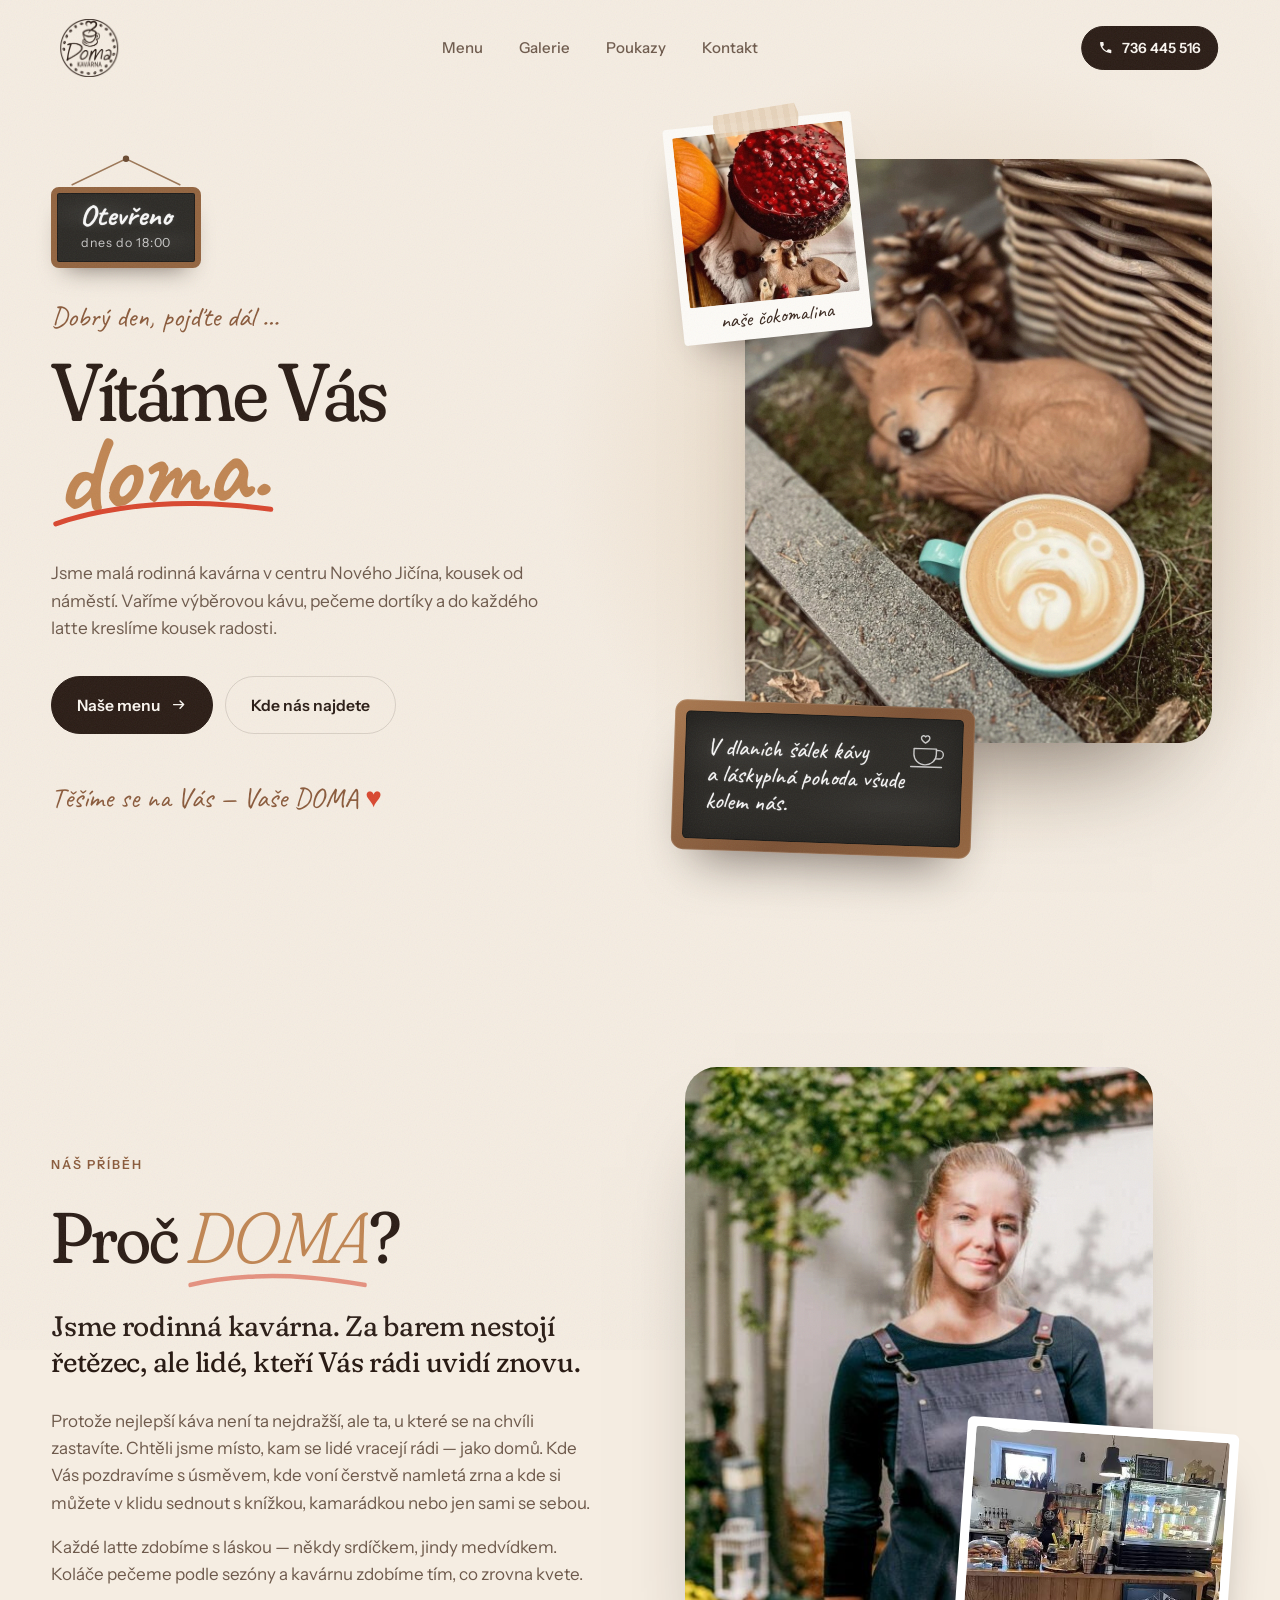
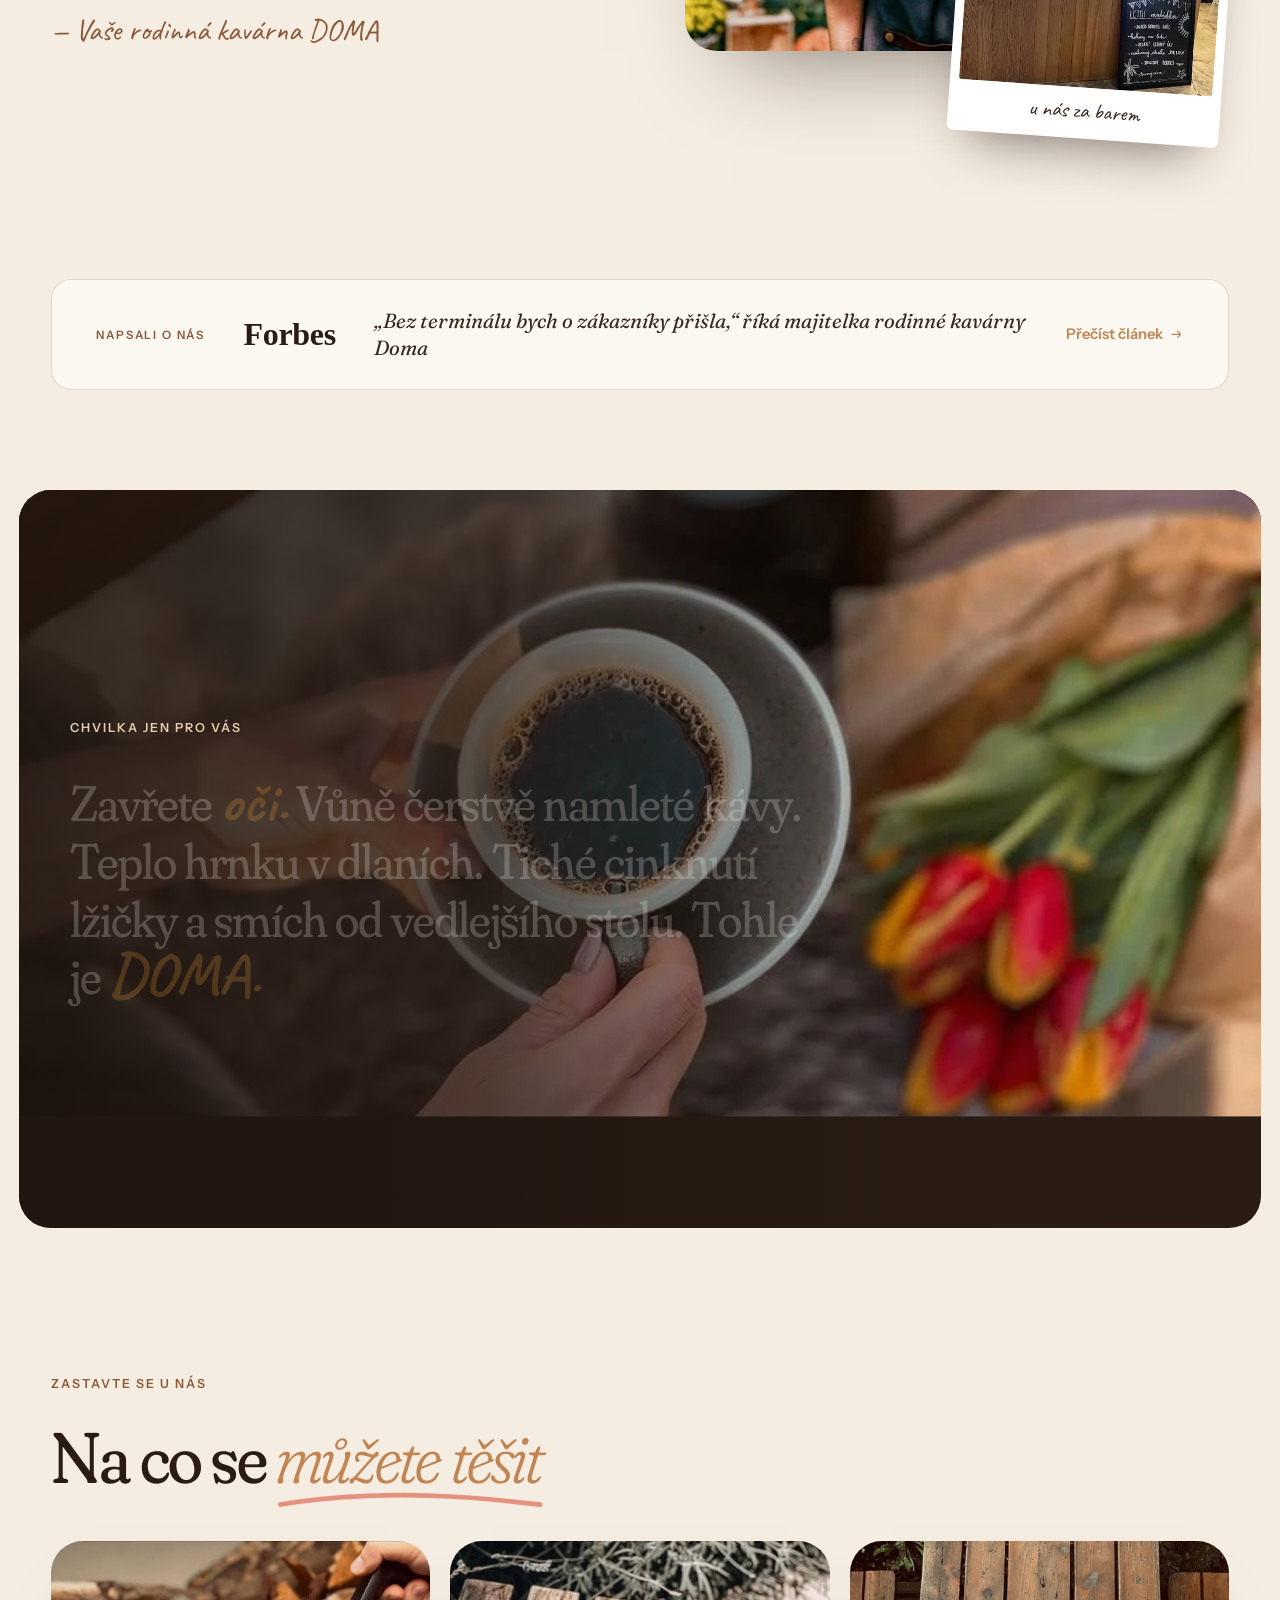
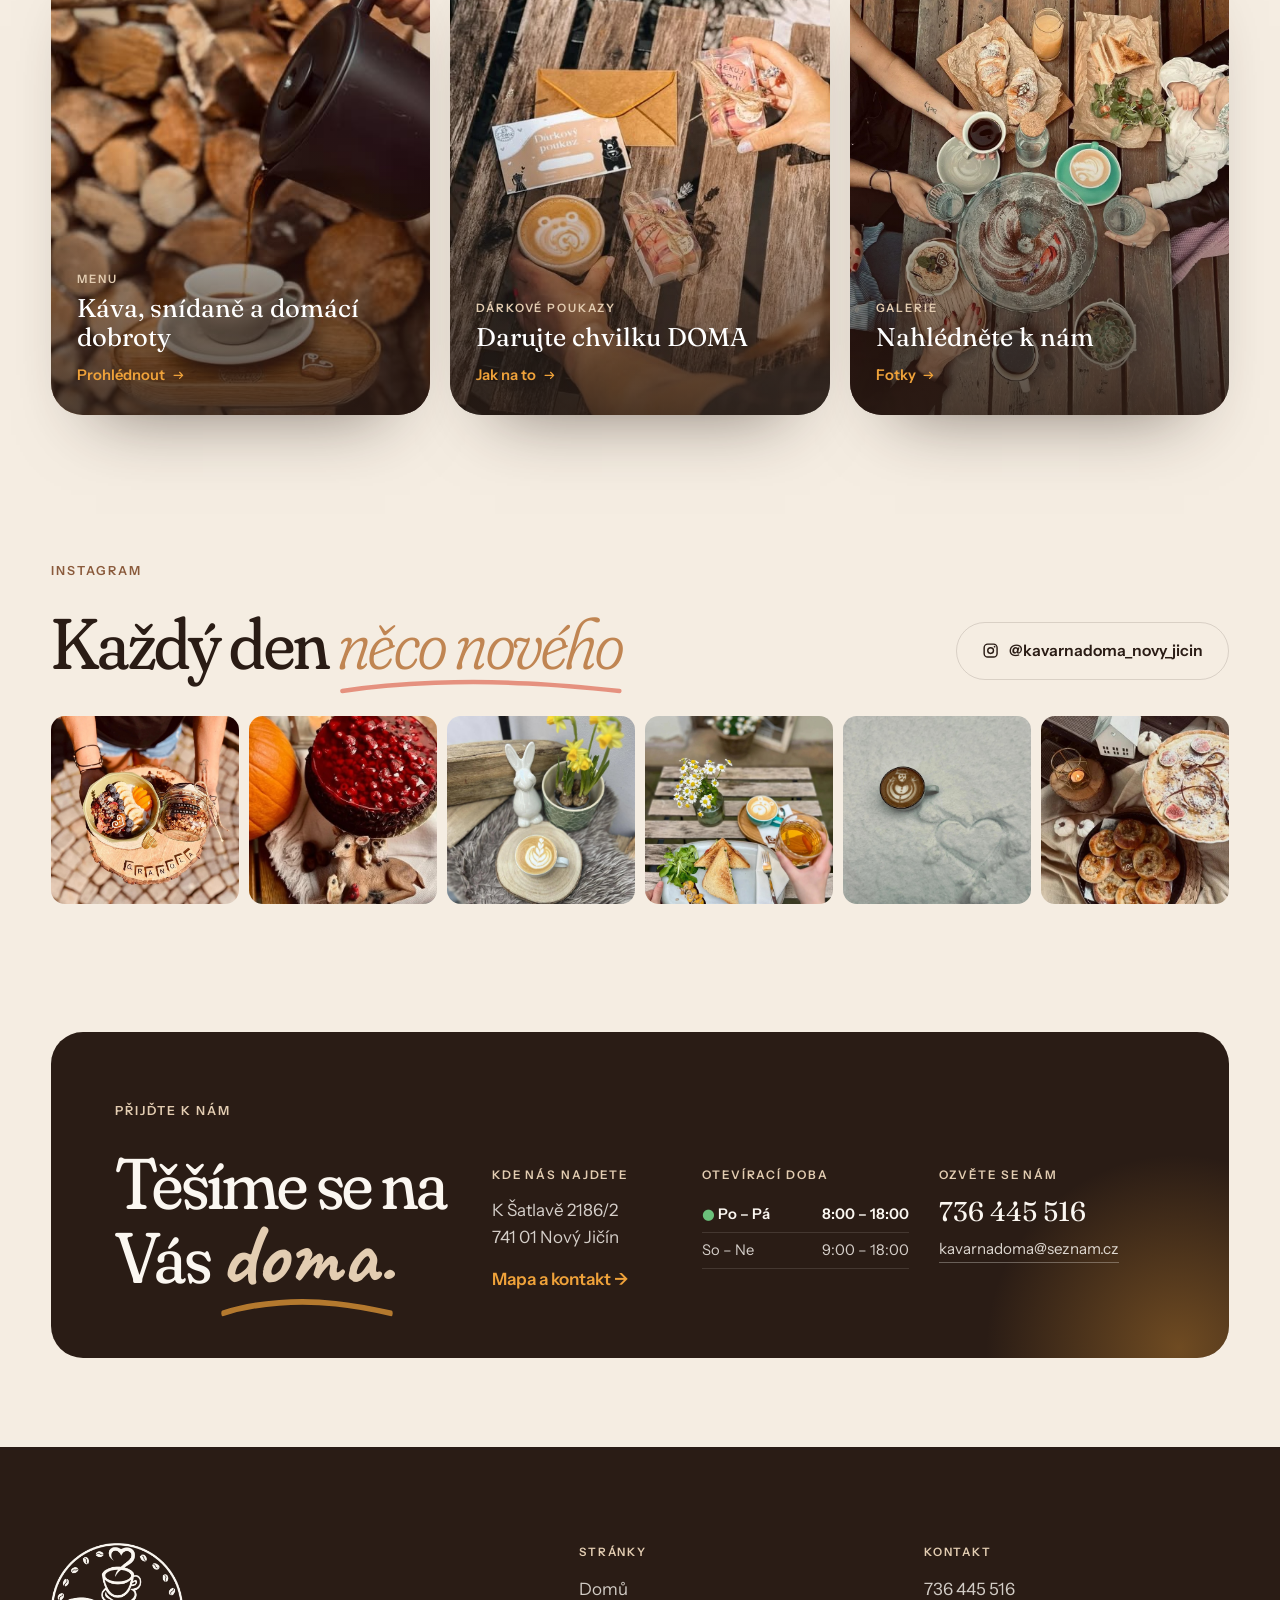
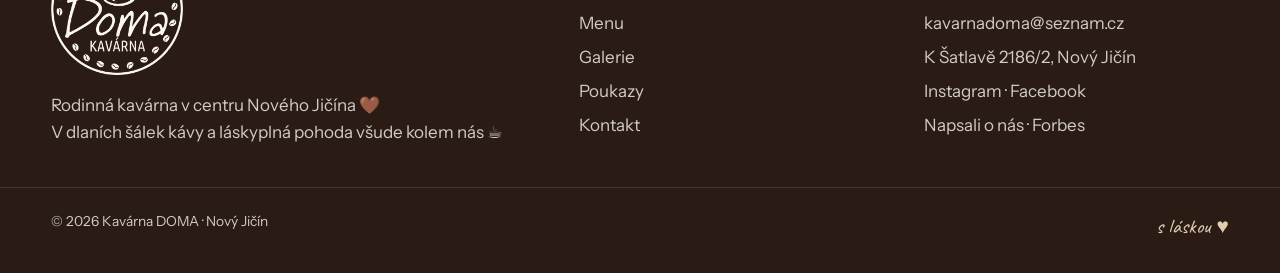
<file: index.html>
<!doctype html>
<html lang="cs">
<head>
  <meta charset="utf-8">
  <meta name="viewport" content="width=device-width, initial-scale=1">
  <title>Kavárna DOMA · Nový Jičín</title>
  <meta name="description" content="Kavárna DOMA – výběrová káva v centru Nového Jičína. Zavřete oči a vychutnejte si vůni výběrové kávy.">
  <meta name="theme-color" content="#F5EDE2">
  <meta name="robots" content="noindex, nofollow">
  <meta property="og:type" content="website">
  <meta property="og:locale" content="cs_CZ">
  <meta property="og:site_name" content="Kavárna DOMA">
  <meta property="og:title" content="Kavárna DOMA · Nový Jičín">
  <meta property="og:description" content="Kavárna DOMA – výběrová káva v centru Nového Jičína. Zavřete oči a vychutnejte si vůni výběrové kávy.">
  <meta property="og:image" content="https://kavarnadoma.vercel.app/assets/img/og.jpg">
  <meta property="og:image:width" content="1200">
  <meta property="og:image:height" content="630">
  <meta name="twitter:card" content="summary_large_image">
  <link rel="icon" type="image/png" href="assets/img/logo-fav.png">
  <link rel="apple-touch-icon" href="assets/img/logo-fav.png">
  <link rel="preconnect" href="https://fonts.googleapis.com">
  <link rel="preconnect" href="https://fonts.gstatic.com" crossorigin>
  <link href="https://fonts.googleapis.com/css2?family=Fraunces:ital,opsz,wght,SOFT@0,9..144,300..700,100;1,9..144,300..700,100&family=Instrument+Sans:wght@400;500;600&family=Caveat:wght@500;700&display=swap" rel="stylesheet">
  <link rel="stylesheet" href="assets/styles.css">
</head>
<body>
<div class="grain" aria-hidden="true"></div>

<header class="nav" id="nav">
  <a href="index.html" class="brand" aria-label="Kavárna DOMA – domů">
    <img class="brand__logo" src="assets/img/logo.png" alt="Kavárna Doma" width="480" height="480">
  </a>
  <nav class="nav__links" aria-label="Hlavní menu">
    <a href="menu.html">Menu</a>
    <a href="galerie.html">Galerie</a>
    <a href="poukazy.html">Poukazy</a>
    <a href="kontakt.html">Kontakt</a>
  </nav>
  <a class="btn btn--small btn--dark nav__cta" href="tel:+420736445516"><svg viewBox="0 0 24 24" aria-hidden="true"><path d="M6.6 10.8a15.1 15.1 0 0 0 6.6 6.6l2.2-2.2a1 1 0 0 1 1-.25 11.4 11.4 0 0 0 3.6.57 1 1 0 0 1 1 1V20a1 1 0 0 1-1 1A17 17 0 0 1 3 4a1 1 0 0 1 1-1h3.5a1 1 0 0 1 1 1c0 1.25.2 2.45.57 3.57a1 1 0 0 1-.25 1z" fill="currentColor"/></svg> 736 445 516</a>
  <button class="nav__burger" aria-label="Otevřít menu" aria-expanded="false"><span></span><span></span></button>
</header>

<div class="drawer" id="drawer" aria-hidden="true">
  <a href="index.html" aria-current="page">Domů</a>
  <a href="menu.html">Menu</a>
  <a href="galerie.html">Galerie</a>
  <a href="poukazy.html">Poukazy</a>
  <a href="kontakt.html">Kontakt</a>
  <a class="btn btn--dark" href="tel:+420736445516">Zavolat · 736 445 516</a>
  <div class="drawer__info">
    <p><b>K Šatlavě 2186/2</b>, Nový Jičín</p>
    <p>Po – Pá 8–18 · So – Ne 9–18</p>
    <p><a href="mailto:kavarnadoma@seznam.cz">kavarnadoma@seznam.cz</a> · <a href="https://www.instagram.com/kavarnadoma_novy_jicin/" target="_blank" rel="noopener">Instagram</a></p>
  </div>
</div>

<main>

<section class="hero">
  <div class="hero__text">
    <div class="doorsign hero-in" aria-live="polite">
      <svg class="doorsign__string" viewBox="0 0 160 34" aria-hidden="true"><path d="M22 33 80 5l58 28"/><circle cx="80" cy="5" r="3.4"/></svg>
      <div class="doorsign__board"><span class="doorsign__big" data-sign-big>Otevřeno</span><span class="doorsign__small" data-sign-small>dnes do 18:00</span></div>
    </div>
    <p class="hero__hello hero-in" style="--d:.08s">Dobrý den, pojďte dál&nbsp;…</p>
    <h1 class="hero__title hero-in" style="--d:.14s">Vítáme Vás <span class="hero__doma">doma.<svg viewBox="0 0 300 40" preserveAspectRatio="none" aria-hidden="true"><path d="M6 26c50-14 120-20 186-16 34 2 66 6 100 12"/></svg></span></h1>
    <p class="hero__lead hero-in" style="--d:.22s">Jsme malá rodinná kavárna v&nbsp;centru Nového Jičína, kousek od náměstí. Vaříme výběrovou kávu, pečeme dortíky a&nbsp;do každého latte kreslíme kousek radosti.</p>
    <div class="hero__actions hero-in" style="--d:.3s">
      <a href="menu.html" class="btn btn--dark">Naše menu <svg viewBox="0 0 24 24" aria-hidden="true"><path d="M5 12h14m-5-5 5 5-5 5" fill="none" stroke="currentColor" stroke-width="2" stroke-linecap="round" stroke-linejoin="round"/></svg></a>
      <a href="kontakt.html" class="btn btn--ghost">Kde nás najdete</a>
    </div>
    <p class="hero__sign hero-in" style="--d:.38s">Těšíme se na Vás&nbsp;— Vaše DOMA&nbsp;<span class="beat">♥</span></p>
  </div>

  <div class="hero__scene">
    <figure class="hero__main hero-photo">
      <img src="assets/img/liska.jpg" alt="Latte s medvídkem v pěně vedle spící keramické lištičky" width="1050" height="1400" fetchpriority="high">
    </figure>
    <figure class="hero__snap hero-photo" style="--d:.45s">
      <img src="assets/img/dort-cokomalina.jpg" alt="Dort čokomalina" width="496" height="545">
      <figcaption>naše čokomalina</figcaption>
    </figure>
    <div class="chalk hero-photo" style="--d:.6s">
      <div class="chalk__in">
        <svg class="chalk__doodle" viewBox="0 0 60 56" aria-hidden="true"><path d="M10 26h32v8a16 15 0 0 1-32 0z"/><path d="M42 28h4a6 6 0 0 1 0 12h-5"/><path d="M6 52h44"/><path d="M26 18s-6-3.6-6-7.4a3.2 3.2 0 0 1 6-1.4 3.2 3.2 0 0 1 6 1.4c0 3.8-6 7.4-6 7.4z"/></svg>
        <p class="chalk__text">V&nbsp;dlaních šálek kávy a&nbsp;láskyplná pohoda všude kolem nás.</p>
      </div>
    </div>
  </div>
</section>

<section class="story" id="pribeh">
  <div class="story__text">
    <p class="eyebrow reveal">Náš příběh</p>
    <h2 class="h2 reveal">Proč <em>DOMA</em>?</h2>
    <p class="big reveal">Jsme rodinná kavárna. Za barem nestojí řetězec, ale lidé, kteří Vás rádi uvidí znovu.</p>
    <p class="reveal">Protože nejlepší káva není ta nejdražší, ale ta, u&nbsp;které se na chvíli zastavíte. Chtěli jsme místo, kam se lidé vracejí rádi&nbsp;— jako domů. Kde Vás pozdravíme s&nbsp;úsměvem, kde voní čerstvě namletá zrna a&nbsp;kde si můžete v&nbsp;klidu sednout s&nbsp;knížkou, kamarádkou nebo jen sami se sebou.</p>
    <p class="reveal">Každé latte zdobíme s&nbsp;láskou&nbsp;— někdy srdíčkem, jindy medvídkem. Koláče pečeme podle sezóny a&nbsp;kavárnu zdobíme tím, co zrovna kvete.</p>
    <p class="sign reveal">— Vaše rodinná kavárna DOMA</p>
  </div>
  <div class="collage reveal" style="--d:.1s">
    <figure class="collage__main collage__main--owner"><img src="assets/img/majitelka.jpg" alt="Majitelka Kavárny DOMA v zástěře s šálkem kávy" loading="lazy"></figure>
    <figure class="collage__side"><img src="assets/img/interier.jpg" alt="Bar Kavárny DOMA s vitrínou dortů a tabulí s letní nabídkou" loading="lazy"><figcaption>u nás za barem</figcaption></figure>
  </div>
</section>

<section class="press reveal" aria-label="Napsali o nás">
  <a class="press__card" href="https://forbes.cz/bez-terminalu-bych-o-zakazniky-prisla-rika-majitelka-rodinne-kavarny-doma/" target="_blank" rel="noopener">
    <span class="press__label">Napsali o nás</span>
    <span class="press__logo">Forbes</span>
    <span class="press__quote">„Bez terminálu bych o&nbsp;zákazníky přišla,“ říká majitelka rodinné kavárny Doma</span>
    <span class="press__go">Přečíst článek <svg viewBox="0 0 24 24" aria-hidden="true"><path d="M5 12h14m-5-5 5 5-5 5" fill="none" stroke="currentColor" stroke-width="2" stroke-linecap="round" stroke-linejoin="round"/></svg></span>
  </a>
</section>

<section class="senses" aria-label="Zavřete oči">
  <div class="senses__bg" data-parallax="-0.08" style="background-image:url(assets/img/kava-tulipany.jpg)"></div>
  <div class="senses__inner">
    <p class="eyebrow eyebrow--light reveal">Chvilka jen pro Vás</p>
    <p class="senses__text" id="sensesText">Zavřete oči. Vůně čerstvě namleté kávy. Teplo hrnku v dlaních. Tiché cinknutí lžičky a smích od vedlejšího stolu. Tohle je DOMA.</p>
  </div>
</section>

<section class="explore">
  <div class="explore__head">
    <p class="eyebrow reveal">Zastavte se u nás</p>
    <h2 class="h2 reveal">Na co se <em>můžete těšit</em></h2>
  </div>
  <div class="explore__grid">
    <a class="ecard reveal" href="menu.html">
      <img src="assets/img/prelevani.jpg" alt="" loading="lazy">
      <span class="ecard__body"><span class="ecard__kicker">Menu</span><span class="ecard__title">Káva, snídaně a&nbsp;domácí dobroty</span><span class="ecard__go">Prohlédnout <svg viewBox="0 0 24 24" aria-hidden="true"><path d="M5 12h14m-5-5 5 5-5 5" fill="none" stroke="currentColor" stroke-width="2" stroke-linecap="round" stroke-linejoin="round"/></svg></span></span>
    </a>
    <a class="ecard reveal" style="--d:.1s" href="poukazy.html">
      <img src="assets/img/poukaz.jpg" alt="" loading="lazy">
      <span class="ecard__body"><span class="ecard__kicker">Dárkové poukazy</span><span class="ecard__title">Darujte chvilku DOMA</span><span class="ecard__go">Jak na to <svg viewBox="0 0 24 24" aria-hidden="true"><path d="M5 12h14m-5-5 5 5-5 5" fill="none" stroke="currentColor" stroke-width="2" stroke-linecap="round" stroke-linejoin="round"/></svg></span></span>
    </a>
    <a class="ecard reveal" style="--d:.2s" href="galerie.html">
      <img src="assets/img/stul-rodina.jpg" alt="" loading="lazy">
      <span class="ecard__body"><span class="ecard__kicker">Galerie</span><span class="ecard__title">Nahlédněte k&nbsp;nám</span><span class="ecard__go">Fotky <svg viewBox="0 0 24 24" aria-hidden="true"><path d="M5 12h14m-5-5 5 5-5 5" fill="none" stroke="currentColor" stroke-width="2" stroke-linecap="round" stroke-linejoin="round"/></svg></span></span>
    </a>
  </div>
</section>

<section class="ig">
  <div class="ig__head">
    <div>
      <p class="eyebrow reveal">Instagram</p>
      <h2 class="h2 reveal">Každý den <em>něco nového</em></h2>
    </div>
    <a class="btn btn--ghost reveal" href="https://www.instagram.com/kavarnadoma_novy_jicin/" target="_blank" rel="noopener"><svg viewBox="0 0 24 24" aria-hidden="true"><rect x="3" y="3" width="18" height="18" rx="5" fill="none" stroke="currentColor" stroke-width="2"/><circle cx="12" cy="12" r="4" fill="none" stroke="currentColor" stroke-width="2"/><circle cx="17.5" cy="6.5" r="1.2" fill="currentColor"/></svg> @kavarnadoma_novy_jicin</a>
  </div>
  <div class="ig__grid">
    <a class="ig__tile reveal" style="--d:0.00s" href="https://www.instagram.com/kavarnadoma_novy_jicin/" target="_blank" rel="noopener" tabindex="-1" aria-hidden="true"><img src="assets/img/granola.jpg" alt="" loading="lazy"></a>
    <a class="ig__tile reveal" style="--d:0.06s" href="https://www.instagram.com/kavarnadoma_novy_jicin/" target="_blank" rel="noopener" tabindex="-1" aria-hidden="true"><img src="assets/img/dort-cokomalina.jpg" alt="" loading="lazy"></a>
    <a class="ig__tile reveal" style="--d:0.12s" href="https://www.instagram.com/kavarnadoma_novy_jicin/" target="_blank" rel="noopener" tabindex="-1" aria-hidden="true"><img src="assets/img/zajic.jpg" alt="" loading="lazy"></a>
    <a class="ig__tile reveal" style="--d:0.18s" href="https://www.instagram.com/kavarnadoma_novy_jicin/" target="_blank" rel="noopener" tabindex="-1" aria-hidden="true"><img src="assets/img/toast.jpg" alt="" loading="lazy"></a>
    <a class="ig__tile reveal" style="--d:0.24s" href="https://www.instagram.com/kavarnadoma_novy_jicin/" target="_blank" rel="noopener" tabindex="-1" aria-hidden="true"><img src="assets/img/snehulak.jpg" alt="" loading="lazy"></a>
    <a class="ig__tile reveal" style="--d:0.30s" href="https://www.instagram.com/kavarnadoma_novy_jicin/" target="_blank" rel="noopener" tabindex="-1" aria-hidden="true"><img src="assets/img/kolace.jpg" alt="" loading="lazy"></a>
  </div>
</section>

<section class="band">
  <div class="visit__card band__card reveal">
    <div class="band__intro">
      <p class="eyebrow eyebrow--light">Přijďte k nám</p>
      <h2 class="h2 h2--light">Těšíme se na Vás <em>doma.</em></h2>
    </div>
    <div class="visit__grid">
      <div>
        <h4>Kde nás najdete</h4>
        <p>K Šatlavě 2186/2<br>741 01 Nový Jičín</p>
        <a class="link" href="kontakt.html">Mapa a kontakt →</a>
      </div>
      <div>
        <h4>Otevírací doba</h4>
        <ul class="hours" id="hours">
          <li data-day="wk"><span>Po – Pá</span><span>8:00 – 18:00</span></li>
          <li data-day="we"><span>So – Ne</span><span>9:00 – 18:00</span></li>
        </ul>
      </div>
      <div>
        <h4>Ozvěte se nám</h4>
        <a class="phone" href="tel:+420736445516">736 445 516</a>
        <a class="mail" href="mailto:kavarnadoma@seznam.cz">kavarnadoma@seznam.cz</a>
      </div>
    </div>
  </div>
</section>

</main>

<footer class="footer">
  <div class="footer__grid">
    <div class="footer__brand">
      <img class="footer__logo" src="assets/img/logo-light.png" alt="Kavárna Doma" width="480" height="480" loading="lazy">
      <p class="footer__bio">Rodinná kavárna v centru Nového Jičína&nbsp;🤎<br>V dlaních šálek kávy a láskyplná pohoda všude kolem nás&nbsp;☕</p>
    </div>
    <div>
      <h4>Stránky</h4>
      <ul>
        <li><a href="index.html">Domů</a></li>
        <li><a href="menu.html">Menu</a></li>
        <li><a href="galerie.html">Galerie</a></li>
        <li><a href="poukazy.html">Poukazy</a></li>
        <li><a href="kontakt.html">Kontakt</a></li>
      </ul>
    </div>
    <div>
      <h4>Kontakt</h4>
      <ul>
        <li><a href="tel:+420736445516">736 445 516</a></li>
        <li><a href="mailto:kavarnadoma@seznam.cz">kavarnadoma@seznam.cz</a></li>
        <li>K Šatlavě 2186/2, Nový Jičín</li>
        <li><a href="https://www.instagram.com/kavarnadoma_novy_jicin/" target="_blank" rel="noopener">Instagram</a> · <a href="https://www.facebook.com/kavarnadoma/" target="_blank" rel="noopener">Facebook</a></li>
        <li><a href="https://forbes.cz/bez-terminalu-bych-o-zakazniky-prisla-rika-majitelka-rodinne-kavarny-doma/" target="_blank" rel="noopener">Napsali o nás · Forbes</a></li>
      </ul>
    </div>
  </div>
  <div class="footer__row">
    <span>© <span id="year">2026</span> Kavárna DOMA · Nový Jičín</span>
    <span class="footer__hand">s láskou ♥</span>
  </div>
</footer>

<script type="application/ld+json">
{"@context":"https://schema.org","@type":"CafeOrCoffeeShop","name":"Kavárna DOMA","image":"https://kavarnadoma.vercel.app/assets/img/og.jpg","telephone":"+420736445516","email":"kavarnadoma@seznam.cz","servesCuisine":["Káva","Dorty","Snídaně"],"address":{"@type":"PostalAddress","streetAddress":"K Šatlavě 2186/2","postalCode":"741 01","addressLocality":"Nový Jičín","addressCountry":"CZ"},"openingHoursSpecification":[{"@type":"OpeningHoursSpecification","dayOfWeek":["Monday","Tuesday","Wednesday","Thursday","Friday"],"opens":"08:00","closes":"18:00"},{"@type":"OpeningHoursSpecification","dayOfWeek":["Saturday","Sunday"],"opens":"09:00","closes":"18:00"}],"sameAs":["https://www.facebook.com/kavarnadoma/","https://www.instagram.com/kavarnadoma_novy_jicin/"]}
</script>
<script src="assets/main.js" defer></script>
</body>
</html>
</file>
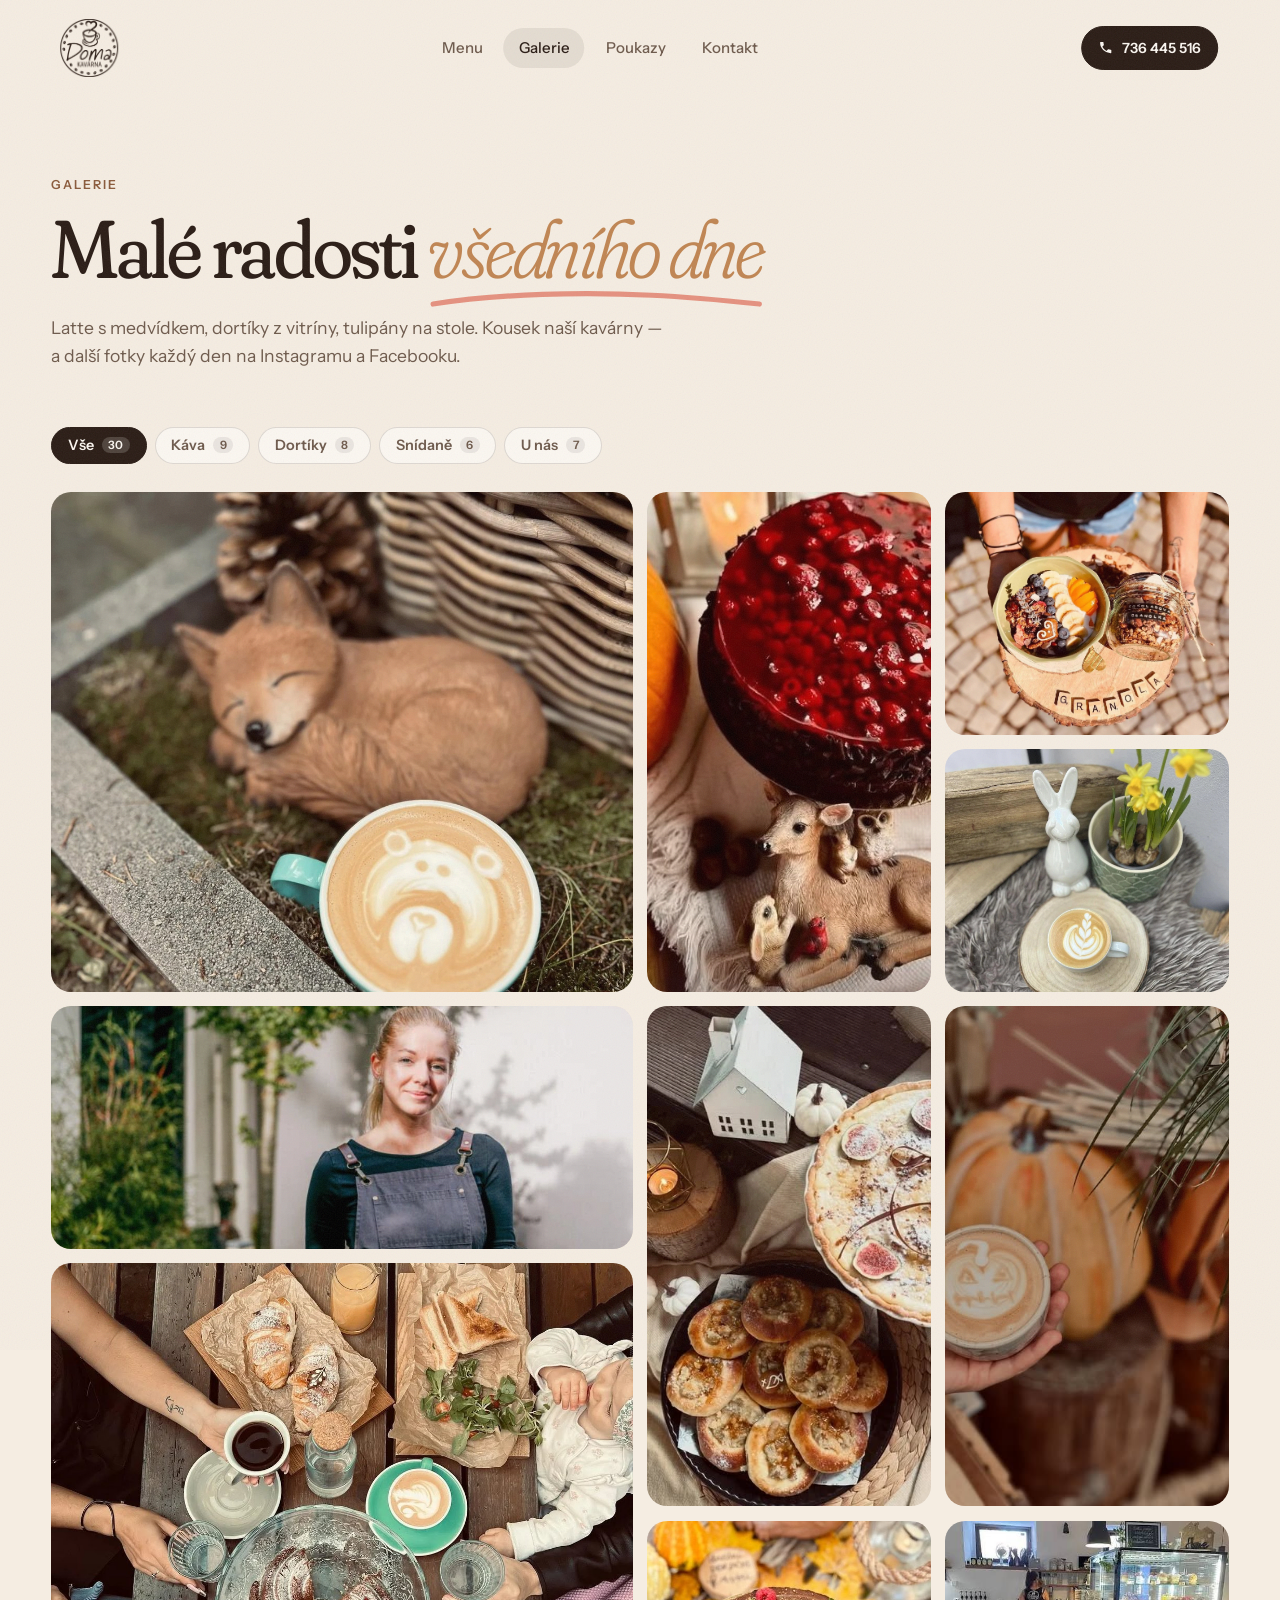
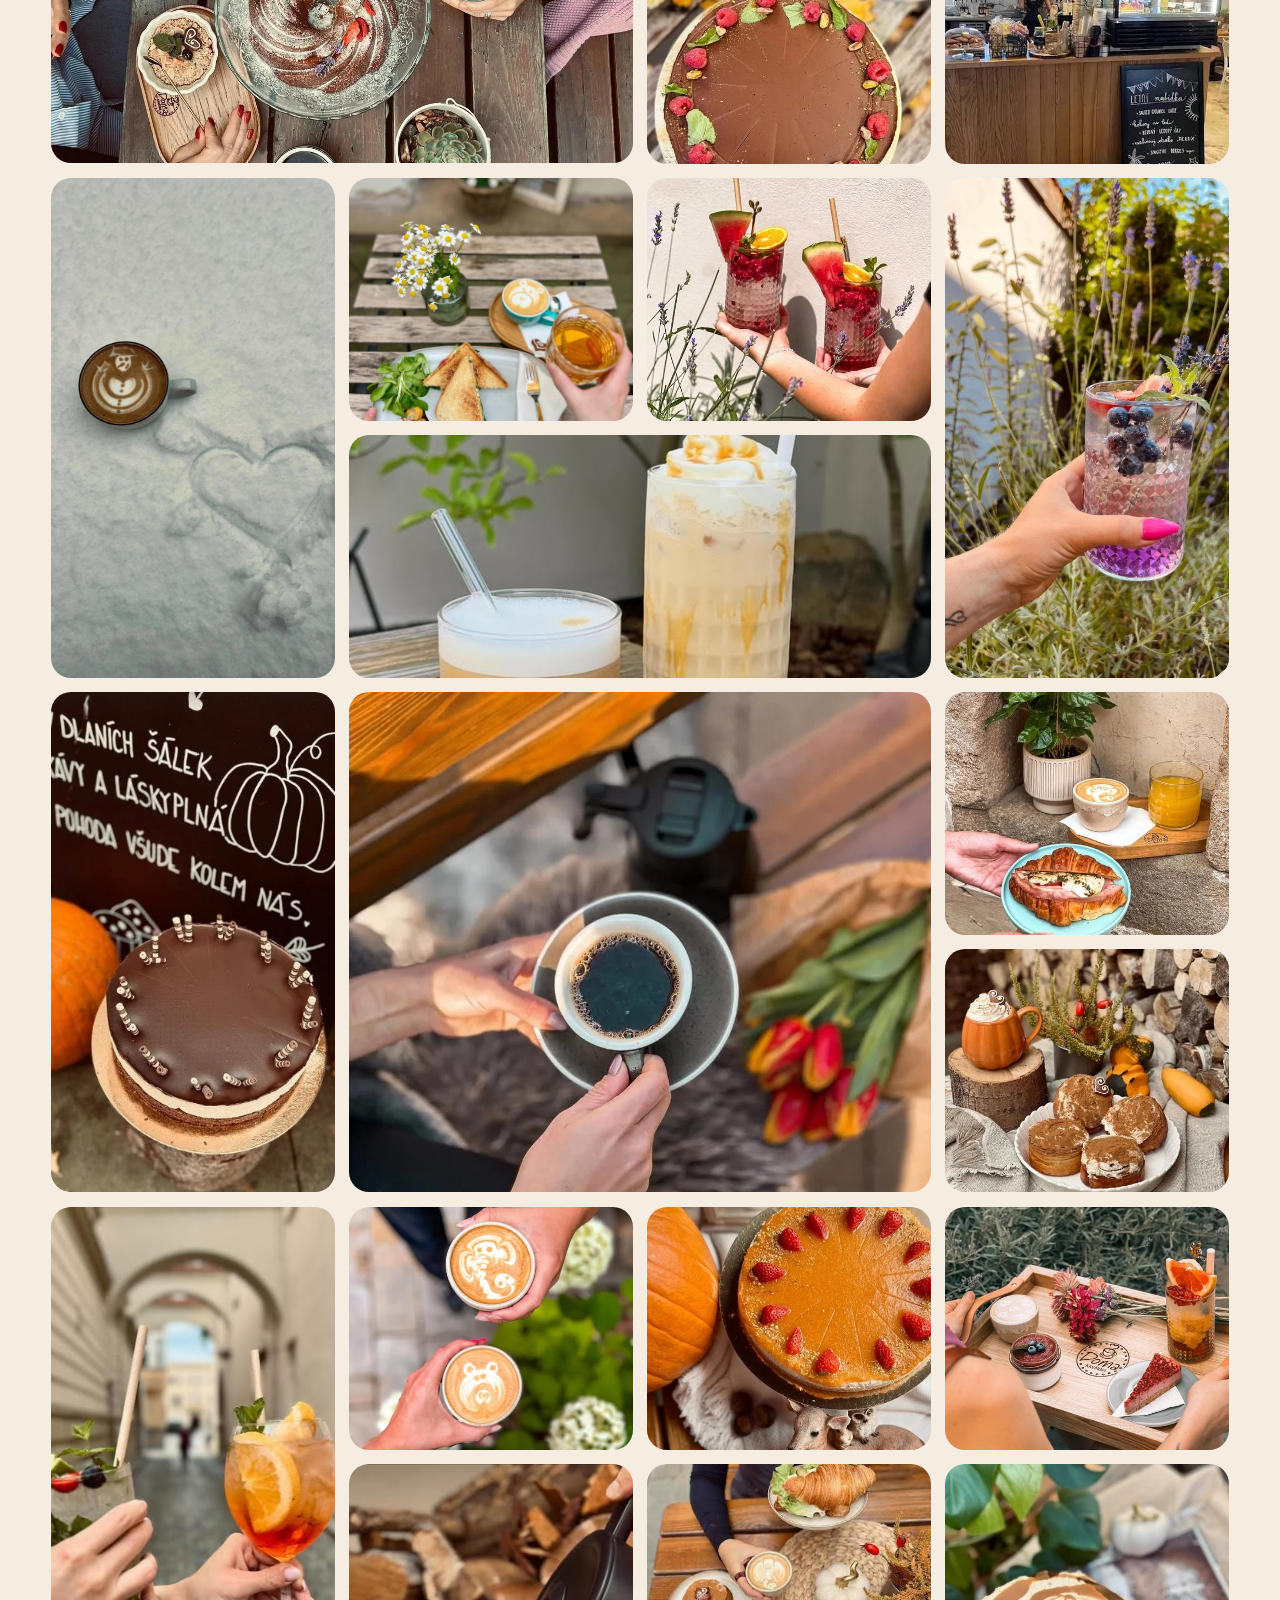
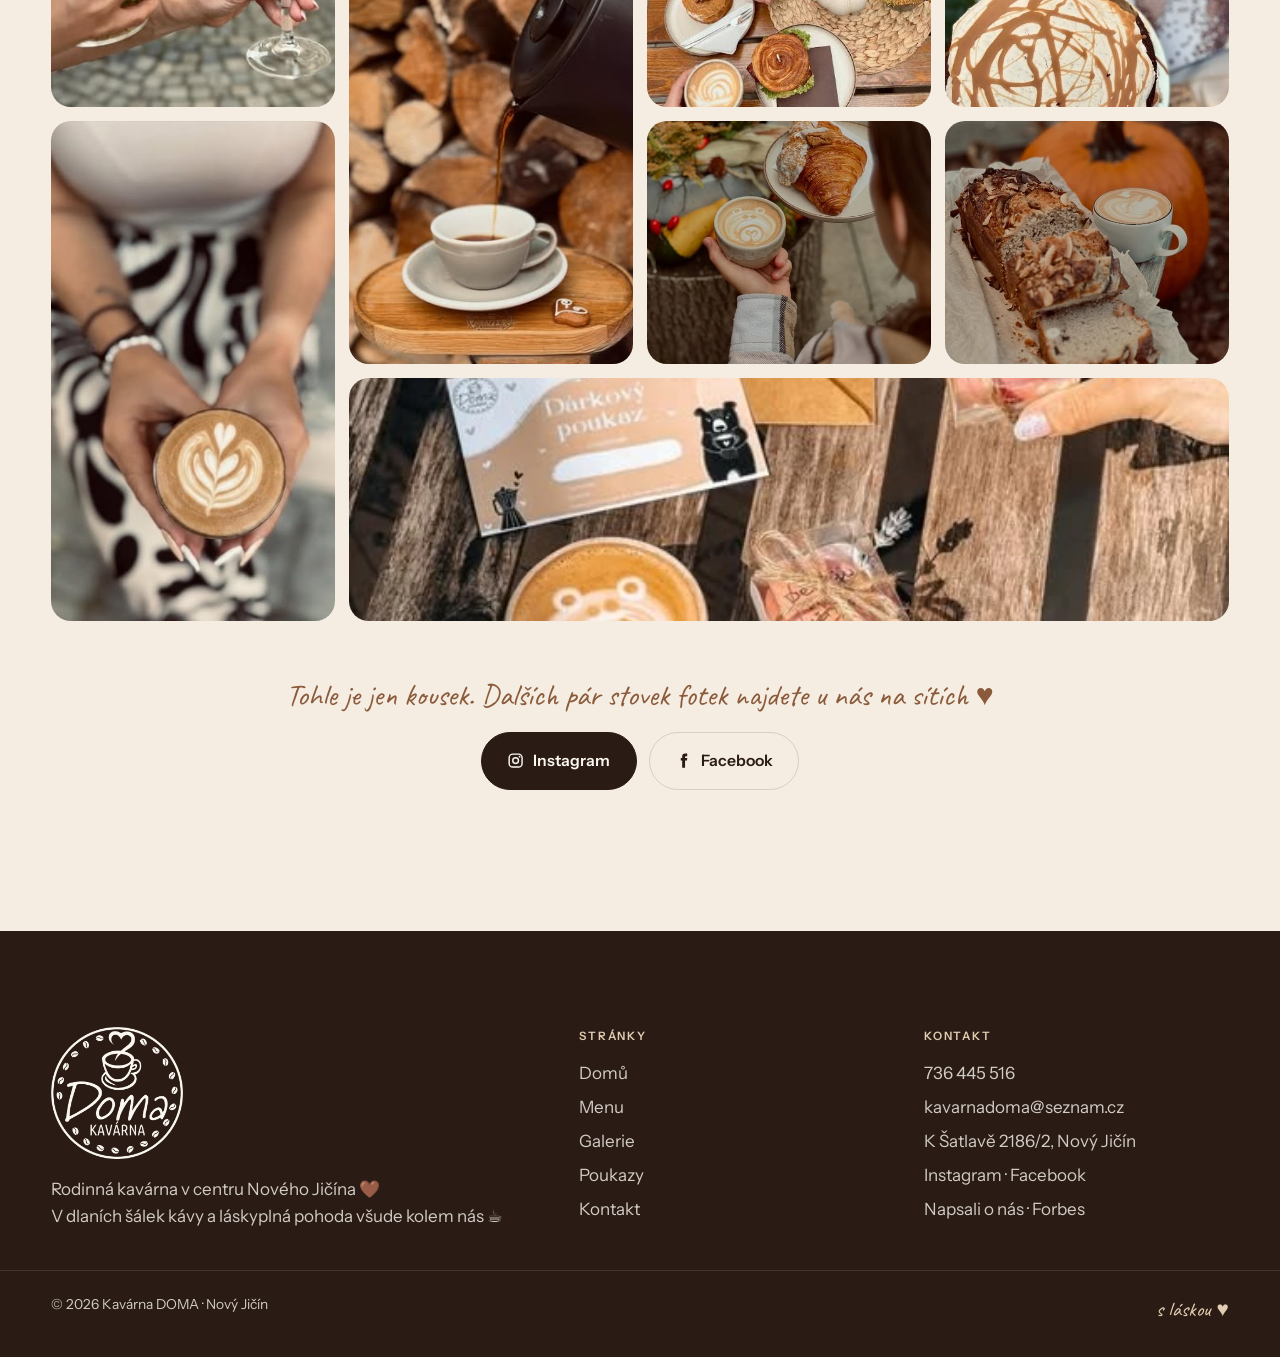
<file: galerie.html>
<!doctype html>
<html lang="cs">
<head>
  <meta charset="utf-8">
  <meta name="viewport" content="width=device-width, initial-scale=1">
  <title>Galerie · Kavárna DOMA</title>
  <meta name="description" content="Fotografie z Kavárny DOMA v Novém Jičíně.">
  <meta name="theme-color" content="#F5EDE2">
  <meta name="robots" content="noindex, nofollow">
  <meta property="og:type" content="website">
  <meta property="og:locale" content="cs_CZ">
  <meta property="og:site_name" content="Kavárna DOMA">
  <meta property="og:title" content="Galerie · Kavárna DOMA">
  <meta property="og:description" content="Fotografie z Kavárny DOMA v Novém Jičíně.">
  <meta property="og:image" content="https://kavarnadoma.vercel.app/assets/img/og.jpg">
  <meta property="og:image:width" content="1200">
  <meta property="og:image:height" content="630">
  <meta name="twitter:card" content="summary_large_image">
  <link rel="icon" type="image/png" href="assets/img/logo-fav.png">
  <link rel="apple-touch-icon" href="assets/img/logo-fav.png">
  <link rel="preconnect" href="https://fonts.googleapis.com">
  <link rel="preconnect" href="https://fonts.gstatic.com" crossorigin>
  <link href="https://fonts.googleapis.com/css2?family=Fraunces:ital,opsz,wght,SOFT@0,9..144,300..700,100;1,9..144,300..700,100&family=Instrument+Sans:wght@400;500;600&family=Caveat:wght@500;700&display=swap" rel="stylesheet">
  <link rel="stylesheet" href="assets/styles.css">
</head>
<body>
<div class="grain" aria-hidden="true"></div>

<header class="nav" id="nav">
  <a href="index.html" class="brand" aria-label="Kavárna DOMA – domů">
    <img class="brand__logo" src="assets/img/logo.png" alt="Kavárna Doma" width="480" height="480">
  </a>
  <nav class="nav__links" aria-label="Hlavní menu">
    <a href="menu.html">Menu</a>
    <a href="galerie.html" aria-current="page">Galerie</a>
    <a href="poukazy.html">Poukazy</a>
    <a href="kontakt.html">Kontakt</a>
  </nav>
  <a class="btn btn--small btn--dark nav__cta" href="tel:+420736445516"><svg viewBox="0 0 24 24" aria-hidden="true"><path d="M6.6 10.8a15.1 15.1 0 0 0 6.6 6.6l2.2-2.2a1 1 0 0 1 1-.25 11.4 11.4 0 0 0 3.6.57 1 1 0 0 1 1 1V20a1 1 0 0 1-1 1A17 17 0 0 1 3 4a1 1 0 0 1 1-1h3.5a1 1 0 0 1 1 1c0 1.25.2 2.45.57 3.57a1 1 0 0 1-.25 1z" fill="currentColor"/></svg> 736 445 516</a>
  <button class="nav__burger" aria-label="Otevřít menu" aria-expanded="false"><span></span><span></span></button>
</header>

<div class="drawer" id="drawer" aria-hidden="true">
  <a href="index.html">Domů</a>
  <a href="menu.html">Menu</a>
  <a href="galerie.html" aria-current="page">Galerie</a>
  <a href="poukazy.html">Poukazy</a>
  <a href="kontakt.html">Kontakt</a>
  <a class="btn btn--dark" href="tel:+420736445516">Zavolat · 736 445 516</a>
  <div class="drawer__info">
    <p><b>K Šatlavě 2186/2</b>, Nový Jičín</p>
    <p>Po – Pá 8–18 · So – Ne 9–18</p>
    <p><a href="mailto:kavarnadoma@seznam.cz">kavarnadoma@seznam.cz</a> · <a href="https://www.instagram.com/kavarnadoma_novy_jicin/" target="_blank" rel="noopener">Instagram</a></p>
  </div>
</div>

<main>
<header class="page-head">
  <p class="eyebrow reveal">Galerie</p>
  <h1 class="h1 reveal">Malé radosti <em>všedního dne</em></h1>
  <p class="page-head__lead reveal">Latte s&nbsp;medvídkem, dortíky z&nbsp;vitríny, tulipány na stole. Kousek naší kavárny&nbsp;— a&nbsp;další fotky každý den na Instagramu a Facebooku.</p>
</header>
<section class="gallery">
  <div class="chips reveal" role="group" aria-label="Filtrovat fotky">
    <button type="button" class="chip is-on" data-filter="all" aria-pressed="true">Vše<span class="chip__n">30</span></button>
    <button type="button" class="chip" data-filter="kava" aria-pressed="false">Káva<span class="chip__n">9</span></button>
    <button type="button" class="chip" data-filter="sladke" aria-pressed="false">Dortíky<span class="chip__n">8</span></button>
    <button type="button" class="chip" data-filter="snidane" aria-pressed="false">Snídaně<span class="chip__n">6</span></button>
    <button type="button" class="chip" data-filter="unas" aria-pressed="false">U nás<span class="chip__n">7</span></button>
  </div>
  <div class="bento" id="bento">
    <figure class="gfig gfig--xl" data-cat="kava"><button class="gfig__btn" aria-label="Zvětšit: Latte s medvídkem vedle spící lištičky"><img src="assets/img/liska.jpg" alt="Latte s medvídkem vedle spící lištičky" loading="lazy"></button><figcaption>medvídek &amp; liška</figcaption></figure>
    <figure class="gfig gfig--tall" data-cat="sladke"><button class="gfig__btn" aria-label="Zvětšit: Dort Čokomalina s malinami"><img src="assets/img/dort-cokomalina.jpg" alt="Dort Čokomalina s malinami" loading="lazy"></button><figcaption>oblíbená čokomalina</figcaption></figure>
    <figure class="gfig" data-cat="snidane"><button class="gfig__btn" aria-label="Zvětšit: Domácí granola s ovocem a perníčkem"><img src="assets/img/granola.jpg" alt="Domácí granola s ovocem a perníčkem" loading="lazy"></button><figcaption>domácí granola</figcaption></figure>
    <figure class="gfig" data-cat="kava"><button class="gfig__btn" aria-label="Zvětšit: Káva s rosettou, zajíček a narcisy"><img src="assets/img/zajic.jpg" alt="Káva s rosettou, zajíček a narcisy" loading="lazy"></button><figcaption>jaro u nás</figcaption></figure>
    <figure class="gfig gfig--wide" data-cat="unas"><button class="gfig__btn" aria-label="Zvětšit: Majitelka kavárny v zástěře s šálkem kávy"><img src="assets/img/majitelka.jpg" alt="Majitelka kavárny v zástěře s šálkem kávy" loading="lazy"></button><figcaption>za barem s úsměvem</figcaption></figure>
    <figure class="gfig gfig--tall" data-cat="sladke"><button class="gfig__btn" aria-label="Zvětšit: Domácí koláče a fíkový koláč při svíčce"><img src="assets/img/kolace.jpg" alt="Domácí koláče a fíkový koláč při svíčce" loading="lazy"></button><figcaption>koláče jako od babičky</figcaption></figure>
    <figure class="gfig gfig--tall" data-cat="kava"><button class="gfig__btn" aria-label="Zvětšit: Latte art dýně"><img src="assets/img/dyne-latte.jpg" alt="Latte art dýně" loading="lazy"></button><figcaption>dýňová sezóna</figcaption></figure>
    <figure class="gfig gfig--xl" data-cat="snidane"><button class="gfig__btn" aria-label="Zvětšit: Rodinná snídaně u dřevěného stolu"><img src="assets/img/stul-rodina.jpg" alt="Rodinná snídaně u dřevěného stolu" loading="lazy"></button><figcaption>u velkého stolu</figcaption></figure>
    <figure class="gfig" data-cat="sladke"><button class="gfig__btn" aria-label="Zvětšit: Veganský dort s pistáciemi a malinami"><img src="assets/img/dort-pistaciovy.jpg" alt="Veganský dort s pistáciemi a malinami" loading="lazy"></button><figcaption>vegan dortík</figcaption></figure>
    <figure class="gfig" data-cat="unas"><button class="gfig__btn" aria-label="Zvětšit: Bar kavárny s vitrínou dortů"><img src="assets/img/interier.jpg" alt="Bar kavárny s vitrínou dortů" loading="lazy"></button><figcaption>u nás za barem</figcaption></figure>
    <figure class="gfig gfig--tall" data-cat="kava"><button class="gfig__btn" aria-label="Zvětšit: Latte se sněhulákem a srdce ve sněhu"><img src="assets/img/snehulak.jpg" alt="Latte se sněhulákem a srdce ve sněhu" loading="lazy"></button><figcaption>srdce ze sněhu</figcaption></figure>
    <figure class="gfig" data-cat="snidane"><button class="gfig__btn" aria-label="Zvětšit: Toast se salátem a heřmánek na stole"><img src="assets/img/toast.jpg" alt="Toast se salátem a heřmánek na stole" loading="lazy"></button><figcaption>toast &amp; heřmánek</figcaption></figure>
    <figure class="gfig" data-cat="unas"><button class="gfig__btn" aria-label="Zvětšit: Melounové limonády mezi levandulí"><img src="assets/img/melounove-drinky.jpg" alt="Melounové limonády mezi levandulí" loading="lazy"></button><figcaption>léto ve sklenici</figcaption></figure>
    <figure class="gfig gfig--tall" data-cat="unas"><button class="gfig__btn" aria-label="Zvětšit: Limonáda s borůvkami a levandulí"><img src="assets/img/levandulova-limonada.jpg" alt="Limonáda s borůvkami a levandulí" loading="lazy"></button><figcaption>levandule &amp; borůvky</figcaption></figure>
    <figure class="gfig gfig--wide" data-cat="kava"><button class="gfig__btn" aria-label="Zvětšit: Ledové latte a karamelové frappé"><img src="assets/img/ledova-kava.jpg" alt="Ledové latte a karamelové frappé" loading="lazy"></button><figcaption>ledová káva</figcaption></figure>
    <figure class="gfig gfig--tall" data-cat="sladke"><button class="gfig__btn" aria-label="Zvětšit: Dort Míšanek u křídové tabule"><img src="assets/img/dort-misanek.jpg" alt="Dort Míšanek u křídové tabule" loading="lazy"></button><figcaption>míšanek</figcaption></figure>
    <figure class="gfig gfig--xl" data-cat="kava"><button class="gfig__btn" aria-label="Zvětšit: Černá káva v dlaních a tulipány"><img src="assets/img/kava-tulipany.jpg" alt="Černá káva v dlaních a tulipány" loading="lazy"></button><figcaption>káva &amp; tulipány</figcaption></figure>
    <figure class="gfig" data-cat="snidane"><button class="gfig__btn" aria-label="Zvětšit: Plněný croissant, latte a džus"><img src="assets/img/snidane-croissant.jpg" alt="Plněný croissant, latte a džus" loading="lazy"></button><figcaption>dobré ráno</figcaption></figure>
    <figure class="gfig" data-cat="sladke"><button class="gfig__btn" aria-label="Zvětšit: Dýňové latte a skořicové dobroty"><img src="assets/img/podzim-dobroty.jpg" alt="Dýňové latte a skořicové dobroty" loading="lazy"></button><figcaption>podzim na talíři</figcaption></figure>
    <figure class="gfig gfig--tall" data-cat="unas"><button class="gfig__btn" aria-label="Zvětšit: Přípitek dvěma drinky v podloubí"><img src="assets/img/drinky-podloubi.jpg" alt="Přípitek dvěma drinky v podloubí" loading="lazy"></button><figcaption>v podloubí</figcaption></figure>
    <figure class="gfig" data-cat="kava"><button class="gfig__btn" aria-label="Zvětšit: Dvě latte s medvídkem a opičkou"><img src="assets/img/dve-latte.jpg" alt="Dvě latte s medvídkem a opičkou" loading="lazy"></button><figcaption>latte pro dva</figcaption></figure>
    <figure class="gfig" data-cat="sladke"><button class="gfig__btn" aria-label="Zvětšit: Veganský meruňkový cheesecake"><img src="assets/img/dort-merunkovy.jpg" alt="Veganský meruňkový cheesecake" loading="lazy"></button><figcaption>meruňkový cheesecake</figcaption></figure>
    <figure class="gfig" data-cat="unas"><button class="gfig__btn" aria-label="Zvětšit: Podnos s logem DOMA, latte a dezerty"><img src="assets/img/podnos.jpg" alt="Podnos s logem DOMA, latte a dezerty" loading="lazy"></button><figcaption>s láskou z DOMA</figcaption></figure>
    <figure class="gfig gfig--tall" data-cat="kava"><button class="gfig__btn" aria-label="Zvětšit: Přelévání filtrované kávy"><img src="assets/img/prelevani.jpg" alt="Přelévání filtrované kávy" loading="lazy"></button><figcaption>filtr u dřeva</figcaption></figure>
    <figure class="gfig" data-cat="snidane"><button class="gfig__btn" aria-label="Zvětšit: Snídaně venku na dřevěném stole"><img src="assets/img/snidane.jpg" alt="Snídaně venku na dřevěném stole" loading="lazy"></button><figcaption>snídaně venku</figcaption></figure>
    <figure class="gfig" data-cat="sladke"><button class="gfig__btn" aria-label="Zvětšit: Karamelový dortík"><img src="assets/img/dort-karamelovy.jpg" alt="Karamelový dortík" loading="lazy"></button><figcaption>karamelový dortík</figcaption></figure>
    <figure class="gfig gfig--tall" data-cat="kava"><button class="gfig__btn" aria-label="Zvětšit: Cappuccino s rosettou v dlaních"><img src="assets/img/rosetta.jpg" alt="Cappuccino s rosettou v dlaních" loading="lazy"></button><figcaption>rosetta s láskou</figcaption></figure>
    <figure class="gfig" data-cat="snidane"><button class="gfig__btn" aria-label="Zvětšit: Latte s medvídkem a croissant"><img src="assets/img/croissant-medvidek.jpg" alt="Latte s medvídkem a croissant" loading="lazy"></button><figcaption>croissant &amp; medvídek</figcaption></figure>
    <figure class="gfig" data-cat="sladke"><button class="gfig__btn" aria-label="Zvětšit: Banana bread a latte vedle dýně"><img src="assets/img/banana-bread.jpg" alt="Banana bread a latte vedle dýně" loading="lazy"></button><figcaption>banana bread</figcaption></figure>
    <figure class="gfig" data-cat="unas"><button class="gfig__btn" aria-label="Zvětšit: Dárkový poukaz, latte a makronky"><img src="assets/img/poukaz.jpg" alt="Dárkový poukaz, latte a makronky" loading="lazy"></button><figcaption>dárkový poukaz</figcaption></figure>
  </div>
  <div class="gallery__cta reveal">
    <p class="gallery__hand">Tohle je jen kousek. Dalších pár stovek fotek najdete u&nbsp;nás na sítích&nbsp;♥</p>
    <div class="gallery__btns">
    <a class="btn btn--dark" href="https://www.instagram.com/kavarnadoma_novy_jicin/" target="_blank" rel="noopener"><svg viewBox="0 0 24 24" aria-hidden="true"><rect x="3" y="3" width="18" height="18" rx="5" fill="none" stroke="currentColor" stroke-width="2"/><circle cx="12" cy="12" r="4" fill="none" stroke="currentColor" stroke-width="2"/><circle cx="17.5" cy="6.5" r="1.2" fill="currentColor"/></svg> Instagram</a>
    <a class="btn btn--ghost" href="https://www.facebook.com/kavarnadoma/" target="_blank" rel="noopener"><svg viewBox="0 0 24 24" aria-hidden="true"><path d="M14 8.5V6.8c0-.8.5-1 .9-1H17V2.1L14 2c-3.3 0-4 2.4-4 4v2.5H8V12h2v10h4V12h2.7l.4-3.5z" fill="currentColor"/></svg> Facebook</a>
    </div>
  </div>
</section>

<dialog class="lightbox" id="lightbox" aria-label="Fotografie">
  <button class="lightbox__close" aria-label="Zavřít">×</button>
  <button class="lightbox__nav lightbox__prev" aria-label="Předchozí">‹</button>
  <figure><img alt=""><figcaption></figcaption></figure>
  <button class="lightbox__nav lightbox__next" aria-label="Další">›</button>
</dialog>

</main>

<footer class="footer">
  <div class="footer__grid">
    <div class="footer__brand">
      <img class="footer__logo" src="assets/img/logo-light.png" alt="Kavárna Doma" width="480" height="480" loading="lazy">
      <p class="footer__bio">Rodinná kavárna v centru Nového Jičína&nbsp;🤎<br>V dlaních šálek kávy a láskyplná pohoda všude kolem nás&nbsp;☕</p>
    </div>
    <div>
      <h4>Stránky</h4>
      <ul>
        <li><a href="index.html">Domů</a></li>
        <li><a href="menu.html">Menu</a></li>
        <li><a href="galerie.html">Galerie</a></li>
        <li><a href="poukazy.html">Poukazy</a></li>
        <li><a href="kontakt.html">Kontakt</a></li>
      </ul>
    </div>
    <div>
      <h4>Kontakt</h4>
      <ul>
        <li><a href="tel:+420736445516">736 445 516</a></li>
        <li><a href="mailto:kavarnadoma@seznam.cz">kavarnadoma@seznam.cz</a></li>
        <li>K Šatlavě 2186/2, Nový Jičín</li>
        <li><a href="https://www.instagram.com/kavarnadoma_novy_jicin/" target="_blank" rel="noopener">Instagram</a> · <a href="https://www.facebook.com/kavarnadoma/" target="_blank" rel="noopener">Facebook</a></li>
        <li><a href="https://forbes.cz/bez-terminalu-bych-o-zakazniky-prisla-rika-majitelka-rodinne-kavarny-doma/" target="_blank" rel="noopener">Napsali o nás · Forbes</a></li>
      </ul>
    </div>
  </div>
  <div class="footer__row">
    <span>© <span id="year">2026</span> Kavárna DOMA · Nový Jičín</span>
    <span class="footer__hand">s láskou ♥</span>
  </div>
</footer>

<script src="assets/main.js" defer></script>
</body>
</html>
</file>
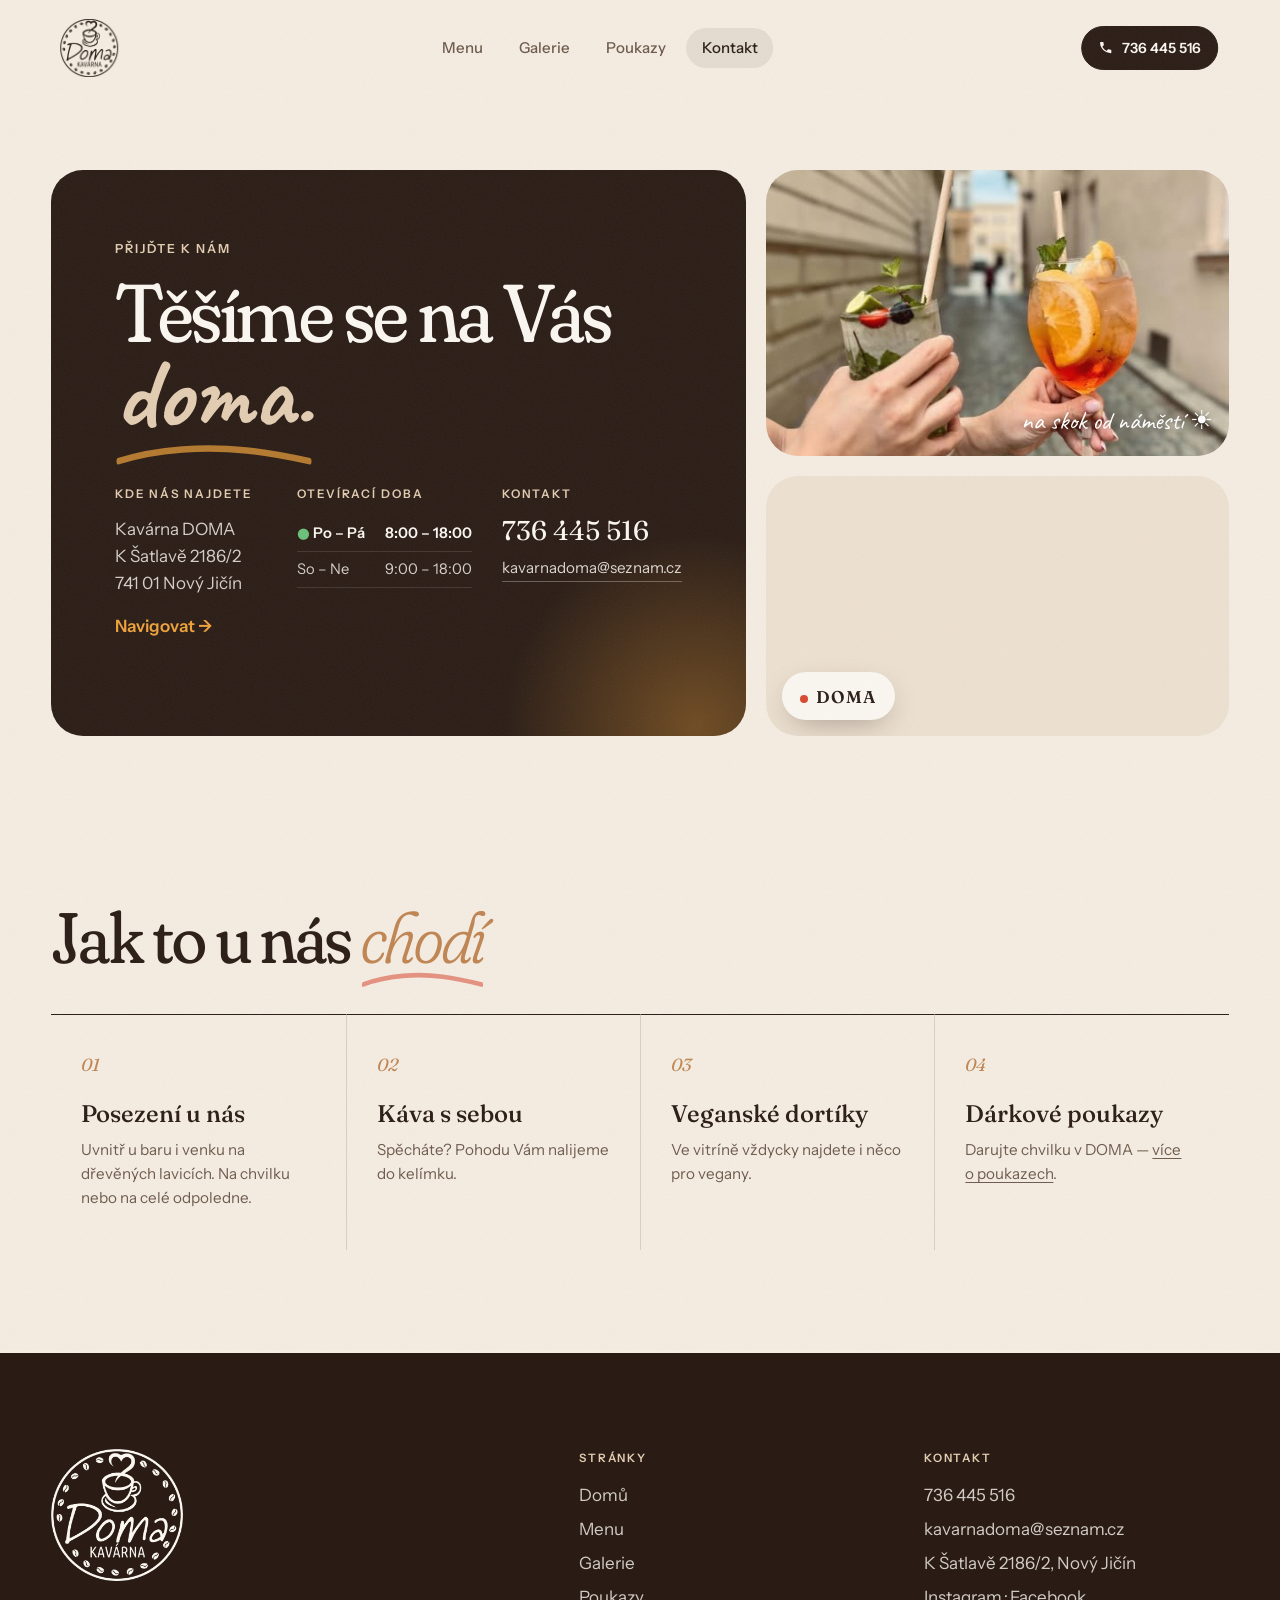
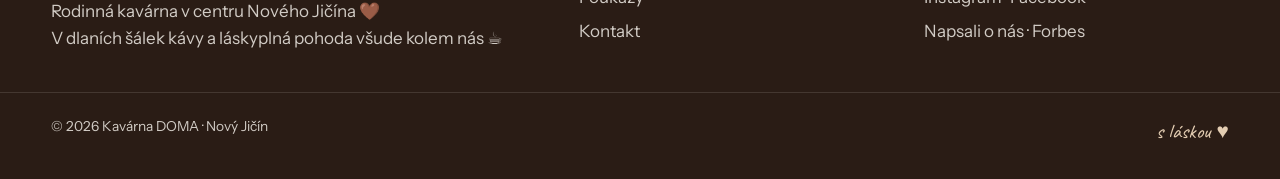
<file: kontakt.html>
<!doctype html>
<html lang="cs">
<head>
  <meta charset="utf-8">
  <meta name="viewport" content="width=device-width, initial-scale=1">
  <title>Kontakt · Kavárna DOMA</title>
  <meta name="description" content="Adresa, otevírací doba a kontakt na Kavárnu DOMA v Novém Jičíně.">
  <meta name="theme-color" content="#F5EDE2">
  <meta name="robots" content="noindex, nofollow">
  <meta property="og:type" content="website">
  <meta property="og:locale" content="cs_CZ">
  <meta property="og:site_name" content="Kavárna DOMA">
  <meta property="og:title" content="Kontakt · Kavárna DOMA">
  <meta property="og:description" content="Adresa, otevírací doba a kontakt na Kavárnu DOMA v Novém Jičíně.">
  <meta property="og:image" content="https://kavarnadoma.vercel.app/assets/img/og.jpg">
  <meta property="og:image:width" content="1200">
  <meta property="og:image:height" content="630">
  <meta name="twitter:card" content="summary_large_image">
  <link rel="icon" type="image/png" href="assets/img/logo-fav.png">
  <link rel="apple-touch-icon" href="assets/img/logo-fav.png">
  <link rel="preconnect" href="https://fonts.googleapis.com">
  <link rel="preconnect" href="https://fonts.gstatic.com" crossorigin>
  <link href="https://fonts.googleapis.com/css2?family=Fraunces:ital,opsz,wght,SOFT@0,9..144,300..700,100;1,9..144,300..700,100&family=Instrument+Sans:wght@400;500;600&family=Caveat:wght@500;700&display=swap" rel="stylesheet">
  <link rel="stylesheet" href="assets/styles.css">
</head>
<body>
<div class="grain" aria-hidden="true"></div>

<header class="nav" id="nav">
  <a href="index.html" class="brand" aria-label="Kavárna DOMA – domů">
    <img class="brand__logo" src="assets/img/logo.png" alt="Kavárna Doma" width="480" height="480">
  </a>
  <nav class="nav__links" aria-label="Hlavní menu">
    <a href="menu.html">Menu</a>
    <a href="galerie.html">Galerie</a>
    <a href="poukazy.html">Poukazy</a>
    <a href="kontakt.html" aria-current="page">Kontakt</a>
  </nav>
  <a class="btn btn--small btn--dark nav__cta" href="tel:+420736445516"><svg viewBox="0 0 24 24" aria-hidden="true"><path d="M6.6 10.8a15.1 15.1 0 0 0 6.6 6.6l2.2-2.2a1 1 0 0 1 1-.25 11.4 11.4 0 0 0 3.6.57 1 1 0 0 1 1 1V20a1 1 0 0 1-1 1A17 17 0 0 1 3 4a1 1 0 0 1 1-1h3.5a1 1 0 0 1 1 1c0 1.25.2 2.45.57 3.57a1 1 0 0 1-.25 1z" fill="currentColor"/></svg> 736 445 516</a>
  <button class="nav__burger" aria-label="Otevřít menu" aria-expanded="false"><span></span><span></span></button>
</header>

<div class="drawer" id="drawer" aria-hidden="true">
  <a href="index.html">Domů</a>
  <a href="menu.html">Menu</a>
  <a href="galerie.html">Galerie</a>
  <a href="poukazy.html">Poukazy</a>
  <a href="kontakt.html" aria-current="page">Kontakt</a>
  <a class="btn btn--dark" href="tel:+420736445516">Zavolat · 736 445 516</a>
  <div class="drawer__info">
    <p><b>K Šatlavě 2186/2</b>, Nový Jičín</p>
    <p>Po – Pá 8–18 · So – Ne 9–18</p>
    <p><a href="mailto:kavarnadoma@seznam.cz">kavarnadoma@seznam.cz</a> · <a href="https://www.instagram.com/kavarnadoma_novy_jicin/" target="_blank" rel="noopener">Instagram</a></p>
  </div>
</div>

<main>
<section class="visit page-first" id="navsteva">
  <div class="visit__card reveal">
    <p class="eyebrow eyebrow--light">Přijďte k nám</p>
    <h1 class="h1 h2--light">Těšíme se na Vás <em>doma.</em></h1>

    <div class="visit__grid">
      <div>
        <h4>Kde nás najdete</h4>
        <p>Kavárna DOMA<br>K Šatlavě 2186/2<br>741 01 Nový Jičín</p>
        <a class="link" href="https://maps.google.com/?q=Kav%C3%A1rna+DOMA%2C+K+%C5%A0atlav%C4%9B+2186%2F2%2C+741+01+Nov%C3%BD+Ji%C4%8D%C3%ADn" target="_blank" rel="noopener">Navigovat →</a>
      </div>
      <div>
        <h4>Otevírací doba</h4>
        <ul class="hours" id="hours">
          <li data-day="wk"><span>Po – Pá</span><span>8:00 – 18:00</span></li>
          <li data-day="we"><span>So – Ne</span><span>9:00 – 18:00</span></li>
        </ul>
      </div>
      <div>
        <h4>Kontakt</h4>
        <a class="phone" href="tel:+420736445516">736 445 516</a>
        <a class="mail" href="mailto:kavarnadoma@seznam.cz">kavarnadoma@seznam.cz</a>
      </div>
    </div>
  </div>
  <div class="visit__side">
  <figure class="visit__photo reveal" style="--d:.1s">
    <img src="assets/img/drinky-podloubi.jpg" alt="Přípitek dvěma drinky v podloubí Nového Jičína" loading="lazy">
    <figcaption>na skok od náměstí ☀</figcaption>
  </figure>
  <div class="visit__map reveal" style="--d:.15s">
    <iframe title="Mapa – Kavárna DOMA Nový Jičín" loading="lazy" referrerpolicy="no-referrer-when-downgrade"
      src="https://maps.google.com/maps?q=Kav%C3%A1rna%20DOMA%2C%20K%20%C5%A0atlav%C4%9B%202186/2%2C%20741%2001%20Nov%C3%BD%20Ji%C4%8D%C3%ADn&z=16&output=embed"></iframe>
    <div class="map-pin" aria-hidden="true">
      <span>DOMA</span>
    </div>
  </div>
  </div>
</section>

<section class="services-wrap">
  <h2 class="h2 reveal">Jak to u nás <em>chodí</em></h2>
<div class="services">
  <div class="service reveal">
    <span class="service__num">01</span>
    <h3>Posezení u nás</h3>
    <p>Uvnitř u&nbsp;baru i&nbsp;venku na dřevěných lavicích. Na chvilku nebo na celé odpoledne.</p>
  </div>
  <div class="service reveal" style="--d:.1s">
    <span class="service__num">02</span>
    <h3>Káva s sebou</h3>
    <p>Spěcháte? Pohodu Vám nalijeme do kelímku.</p>
  </div>
  <div class="service reveal" style="--d:.2s">
    <span class="service__num">03</span>
    <h3>Veganské dortíky</h3>
    <p>Ve vitríně vždycky najdete i&nbsp;něco pro vegany.</p>
  </div>
  <div class="service reveal" style="--d:.3s">
    <span class="service__num">04</span>
    <h3>Dárkové poukazy</h3>
    <p>Darujte chvilku v&nbsp;DOMA&nbsp;— <a class="u" href="poukazy.html">více o&nbsp;poukazech</a>.</p>
  </div>
</div>
</section>


</main>

<footer class="footer">
  <div class="footer__grid">
    <div class="footer__brand">
      <img class="footer__logo" src="assets/img/logo-light.png" alt="Kavárna Doma" width="480" height="480" loading="lazy">
      <p class="footer__bio">Rodinná kavárna v centru Nového Jičína&nbsp;🤎<br>V dlaních šálek kávy a láskyplná pohoda všude kolem nás&nbsp;☕</p>
    </div>
    <div>
      <h4>Stránky</h4>
      <ul>
        <li><a href="index.html">Domů</a></li>
        <li><a href="menu.html">Menu</a></li>
        <li><a href="galerie.html">Galerie</a></li>
        <li><a href="poukazy.html">Poukazy</a></li>
        <li><a href="kontakt.html">Kontakt</a></li>
      </ul>
    </div>
    <div>
      <h4>Kontakt</h4>
      <ul>
        <li><a href="tel:+420736445516">736 445 516</a></li>
        <li><a href="mailto:kavarnadoma@seznam.cz">kavarnadoma@seznam.cz</a></li>
        <li>K Šatlavě 2186/2, Nový Jičín</li>
        <li><a href="https://www.instagram.com/kavarnadoma_novy_jicin/" target="_blank" rel="noopener">Instagram</a> · <a href="https://www.facebook.com/kavarnadoma/" target="_blank" rel="noopener">Facebook</a></li>
        <li><a href="https://forbes.cz/bez-terminalu-bych-o-zakazniky-prisla-rika-majitelka-rodinne-kavarny-doma/" target="_blank" rel="noopener">Napsali o nás · Forbes</a></li>
      </ul>
    </div>
  </div>
  <div class="footer__row">
    <span>© <span id="year">2026</span> Kavárna DOMA · Nový Jičín</span>
    <span class="footer__hand">s láskou ♥</span>
  </div>
</footer>

<script src="assets/main.js" defer></script>
</body>
</html>
</file>
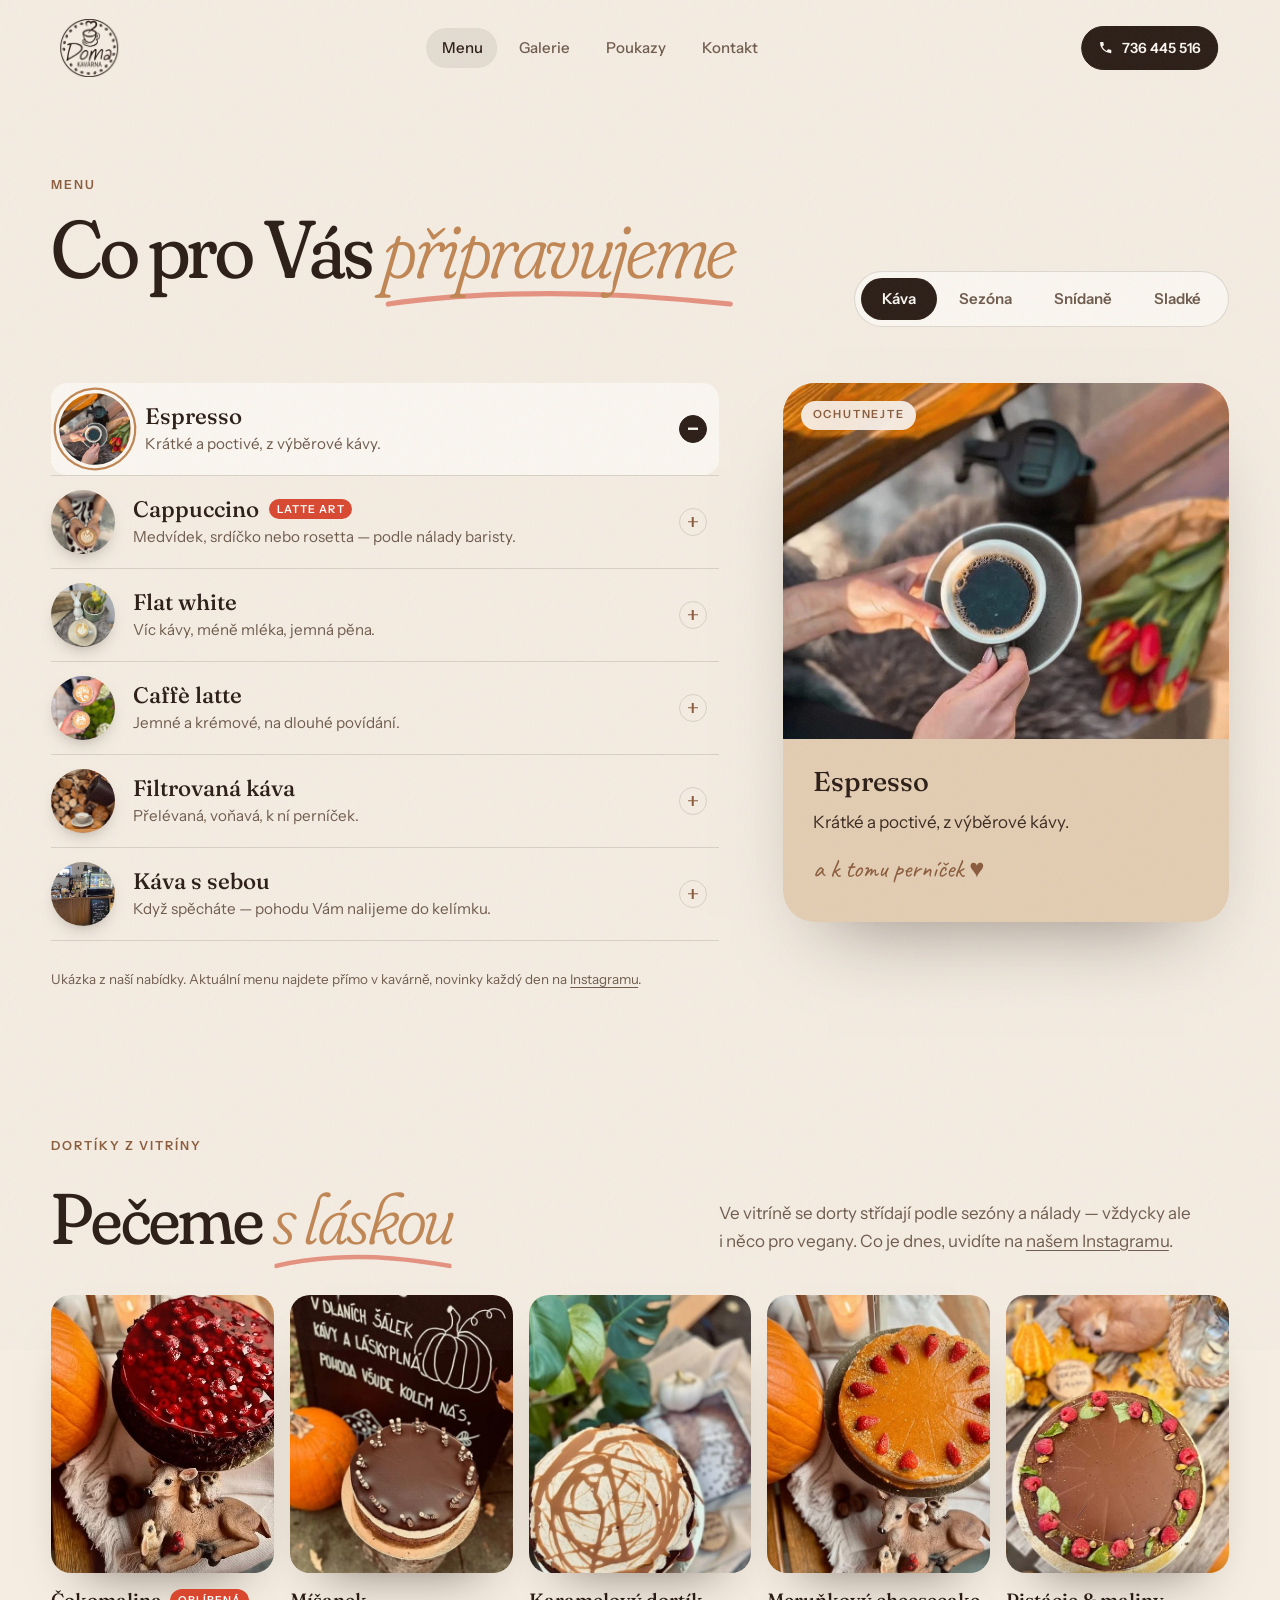
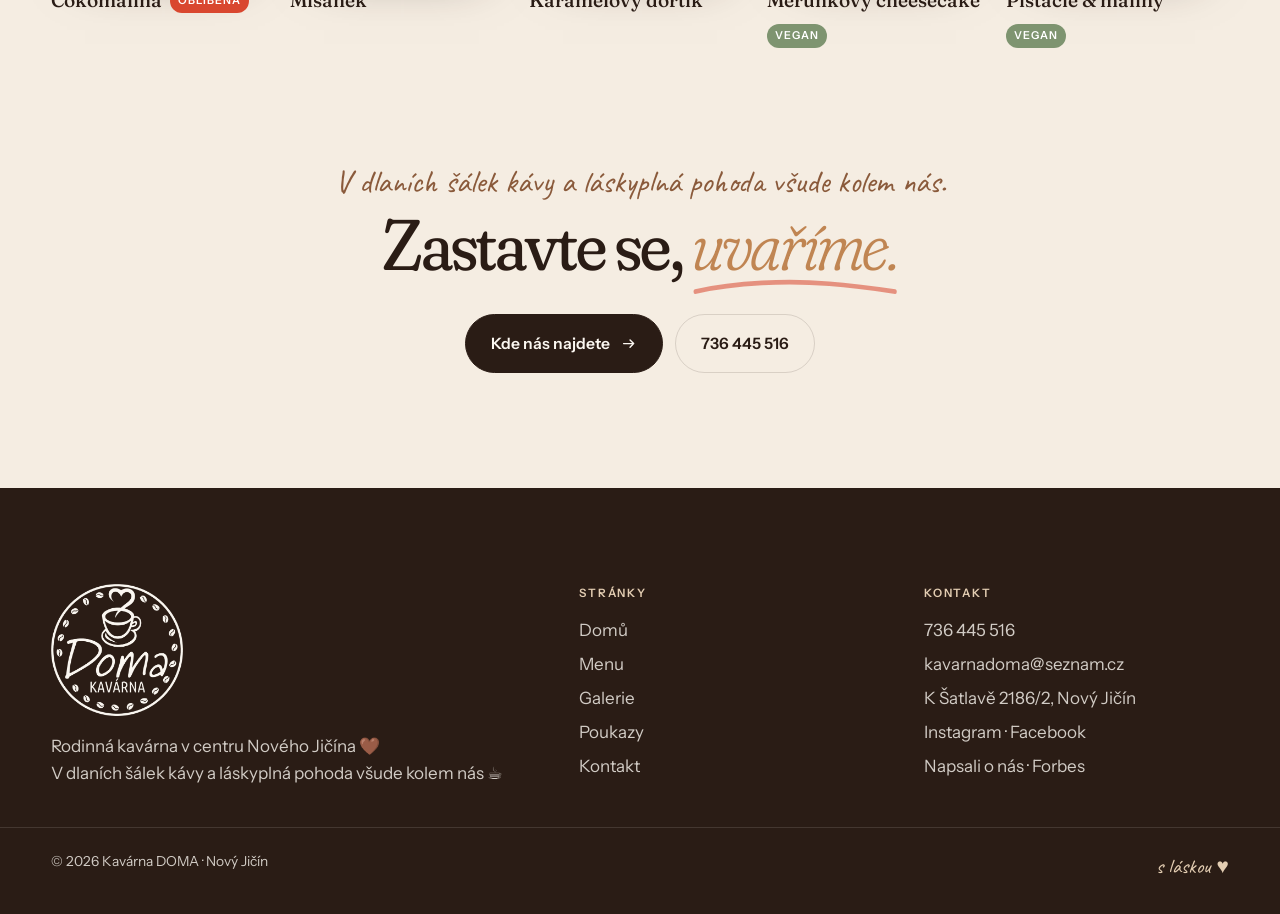
<file: menu.html>
<!doctype html>
<html lang="cs">
<head>
  <meta charset="utf-8">
  <meta name="viewport" content="width=device-width, initial-scale=1">
  <title>Menu · Kavárna DOMA</title>
  <meta name="description" content="Menu Kavárny DOMA v Novém Jičíně – výběrová káva, snídaně, nápoje a domácí sladké.">
  <meta name="theme-color" content="#F5EDE2">
  <meta name="robots" content="noindex, nofollow">
  <meta property="og:type" content="website">
  <meta property="og:locale" content="cs_CZ">
  <meta property="og:site_name" content="Kavárna DOMA">
  <meta property="og:title" content="Menu · Kavárna DOMA">
  <meta property="og:description" content="Menu Kavárny DOMA v Novém Jičíně – výběrová káva, snídaně, nápoje a domácí sladké.">
  <meta property="og:image" content="https://kavarnadoma.vercel.app/assets/img/og.jpg">
  <meta property="og:image:width" content="1200">
  <meta property="og:image:height" content="630">
  <meta name="twitter:card" content="summary_large_image">
  <link rel="icon" type="image/png" href="assets/img/logo-fav.png">
  <link rel="apple-touch-icon" href="assets/img/logo-fav.png">
  <link rel="preconnect" href="https://fonts.googleapis.com">
  <link rel="preconnect" href="https://fonts.gstatic.com" crossorigin>
  <link href="https://fonts.googleapis.com/css2?family=Fraunces:ital,opsz,wght,SOFT@0,9..144,300..700,100;1,9..144,300..700,100&family=Instrument+Sans:wght@400;500;600&family=Caveat:wght@500;700&display=swap" rel="stylesheet">
  <link rel="stylesheet" href="assets/styles.css">
</head>
<body>
<div class="grain" aria-hidden="true"></div>

<header class="nav" id="nav">
  <a href="index.html" class="brand" aria-label="Kavárna DOMA – domů">
    <img class="brand__logo" src="assets/img/logo.png" alt="Kavárna Doma" width="480" height="480">
  </a>
  <nav class="nav__links" aria-label="Hlavní menu">
    <a href="menu.html" aria-current="page">Menu</a>
    <a href="galerie.html">Galerie</a>
    <a href="poukazy.html">Poukazy</a>
    <a href="kontakt.html">Kontakt</a>
  </nav>
  <a class="btn btn--small btn--dark nav__cta" href="tel:+420736445516"><svg viewBox="0 0 24 24" aria-hidden="true"><path d="M6.6 10.8a15.1 15.1 0 0 0 6.6 6.6l2.2-2.2a1 1 0 0 1 1-.25 11.4 11.4 0 0 0 3.6.57 1 1 0 0 1 1 1V20a1 1 0 0 1-1 1A17 17 0 0 1 3 4a1 1 0 0 1 1-1h3.5a1 1 0 0 1 1 1c0 1.25.2 2.45.57 3.57a1 1 0 0 1-.25 1z" fill="currentColor"/></svg> 736 445 516</a>
  <button class="nav__burger" aria-label="Otevřít menu" aria-expanded="false"><span></span><span></span></button>
</header>

<div class="drawer" id="drawer" aria-hidden="true">
  <a href="index.html">Domů</a>
  <a href="menu.html" aria-current="page">Menu</a>
  <a href="galerie.html">Galerie</a>
  <a href="poukazy.html">Poukazy</a>
  <a href="kontakt.html">Kontakt</a>
  <a class="btn btn--dark" href="tel:+420736445516">Zavolat · 736 445 516</a>
  <div class="drawer__info">
    <p><b>K Šatlavě 2186/2</b>, Nový Jičín</p>
    <p>Po – Pá 8–18 · So – Ne 9–18</p>
    <p><a href="mailto:kavarnadoma@seznam.cz">kavarnadoma@seznam.cz</a> · <a href="https://www.instagram.com/kavarnadoma_novy_jicin/" target="_blank" rel="noopener">Instagram</a></p>
  </div>
</div>

<main>
<section class="menu page-first" id="menu">
  <div class="menu__head">
    <div>
      <p class="eyebrow reveal">Menu</p>
      <h1 class="h1 reveal">Co pro Vás <em>připravujeme</em></h1>
    </div>
    <div class="tabs reveal" role="tablist" aria-label="Kategorie menu">
      <button role="tab" aria-selected="true" data-tab="kava">Káva</button>
      <button role="tab" aria-selected="false" data-tab="sezona">Sezóna</button>
      <button role="tab" aria-selected="false" data-tab="snidane">Snídaně</button>
      <button role="tab" aria-selected="false" data-tab="sladke">Sladké</button>
      <span class="tabs__pill" aria-hidden="true"></span>
    </div>
  </div>

  <div class="menu__body">
    <div class="menu__panel is-active" data-panel="kava" data-hand="a k&nbsp;tomu perníček ♥" role="tabpanel">
      <ul class="items">
        <li class="item" data-img="kava-tulipany.jpg" data-alt="Černá káva v dlaních a tulipány" data-hand="a k&nbsp;tomu perníček ♥"><button type="button" class="item__btn" aria-expanded="false"><span class="item__thumb"><img src="assets/img/kava-tulipany.jpg" alt="" loading="lazy"></span><span class="item__txt"><span class="item__name">Espresso</span><span class="item__desc">Krátké a poctivé, z&nbsp;výběrové kávy.</span></span><span class="item__plus" aria-hidden="true"></span></button><div class="item__photo"></div></li>
        <li class="item" data-img="rosetta.jpg" data-alt="Cappuccino s rosettou v dlaních" data-hand="a k&nbsp;tomu perníček ♥"><button type="button" class="item__btn" aria-expanded="false"><span class="item__thumb"><img src="assets/img/rosetta.jpg" alt="" loading="lazy"></span><span class="item__txt"><span class="item__name">Cappuccino <span class="tag">latte art</span></span><span class="item__desc">Medvídek, srdíčko nebo rosetta&nbsp;— podle nálady baristy.</span></span><span class="item__plus" aria-hidden="true"></span></button><div class="item__photo"></div></li>
        <li class="item" data-img="zajic.jpg" data-alt="Káva s rosettou vedle keramického zajíčka" data-hand="a k&nbsp;tomu perníček ♥"><button type="button" class="item__btn" aria-expanded="false"><span class="item__thumb"><img src="assets/img/zajic.jpg" alt="" loading="lazy"></span><span class="item__txt"><span class="item__name">Flat white</span><span class="item__desc">Víc kávy, méně mléka, jemná pěna.</span></span><span class="item__plus" aria-hidden="true"></span></button><div class="item__photo"></div></li>
        <li class="item" data-img="dve-latte.jpg" data-alt="Dvě latte s medvídkem a opičkou" data-hand="a k&nbsp;tomu perníček ♥"><button type="button" class="item__btn" aria-expanded="false"><span class="item__thumb"><img src="assets/img/dve-latte.jpg" alt="" loading="lazy"></span><span class="item__txt"><span class="item__name">Caffè latte</span><span class="item__desc">Jemné a krémové, na dlouhé povídání.</span></span><span class="item__plus" aria-hidden="true"></span></button><div class="item__photo"></div></li>
        <li class="item" data-img="prelevani.jpg" data-alt="Přelévání filtrované kávy" data-hand="a k&nbsp;tomu perníček ♥"><button type="button" class="item__btn" aria-expanded="false"><span class="item__thumb"><img src="assets/img/prelevani.jpg" alt="" loading="lazy"></span><span class="item__txt"><span class="item__name">Filtrovaná káva</span><span class="item__desc">Přelévaná, voňavá, k&nbsp;ní perníček.</span></span><span class="item__plus" aria-hidden="true"></span></button><div class="item__photo"></div></li>
        <li class="item" data-img="interier.jpg" data-alt="Bar kavárny s kelímky a vitrínou" data-hand="a k&nbsp;tomu perníček ♥"><button type="button" class="item__btn" aria-expanded="false"><span class="item__thumb"><img src="assets/img/interier.jpg" alt="" loading="lazy"></span><span class="item__txt"><span class="item__name">Káva s&nbsp;sebou</span><span class="item__desc">Když spěcháte&nbsp;— pohodu Vám nalijeme do kelímku.</span></span><span class="item__plus" aria-hidden="true"></span></button><div class="item__photo"></div></li>
      </ul>
    </div>
    <div class="menu__panel" data-panel="sezona" data-hand="sledujte nás na Instagramu ♥" role="tabpanel" hidden>
      <ul class="items">
        <li class="item" data-img="dyne-latte.jpg" data-alt="Latte art dýně" data-hand="sledujte nás na Instagramu ♥"><button type="button" class="item__btn" aria-expanded="false"><span class="item__thumb"><img src="assets/img/dyne-latte.jpg" alt="" loading="lazy"></span><span class="item__txt"><span class="item__name">Dýňové latte <span class="tag tag--season">podzim</span></span><span class="item__desc">Hřejivé, kořeněné, se šlehačkou.</span></span><span class="item__plus" aria-hidden="true"></span></button><div class="item__photo"></div></li>
        <li class="item" data-img="ledova-kava.jpg" data-alt="Ledové latte a karamelové frappé" data-hand="sledujte nás na Instagramu ♥"><button type="button" class="item__btn" aria-expanded="false"><span class="item__thumb"><img src="assets/img/ledova-kava.jpg" alt="" loading="lazy"></span><span class="item__txt"><span class="item__name">Káva na ledu <span class="tag tag--season">léto</span></span><span class="item__desc">Ledové latte i&nbsp;karamelové frappé se šlehačkou.</span></span><span class="item__plus" aria-hidden="true"></span></button><div class="item__photo"></div></li>
        <li class="item" data-img="melounove-drinky.jpg" data-alt="Melounové limonády mezi levandulí" data-hand="sledujte nás na Instagramu ♥"><button type="button" class="item__btn" aria-expanded="false"><span class="item__thumb"><img src="assets/img/melounove-drinky.jpg" alt="" loading="lazy"></span><span class="item__txt"><span class="item__name">Melounová limonáda <span class="tag tag--season">léto</span></span><span class="item__desc">S&nbsp;pomerančem, mátou a&nbsp;spoustou ledu.</span></span><span class="item__plus" aria-hidden="true"></span></button><div class="item__photo"></div></li>
        <li class="item" data-img="levandulova-limonada.jpg" data-alt="Letní limonáda s borůvkami a levandulí v ruce" data-hand="sledujte nás na Instagramu ♥"><button type="button" class="item__btn" aria-expanded="false"><span class="item__thumb"><img src="assets/img/levandulova-limonada.jpg" alt="" loading="lazy"></span><span class="item__txt"><span class="item__name">Levandulová limonáda <span class="tag tag--season">léto</span></span><span class="item__desc">S&nbsp;borůvkami, jahodou a&nbsp;mátou, mezi levandulí na zahrádce.</span></span><span class="item__plus" aria-hidden="true"></span></button><div class="item__photo"></div></li>
        <li class="item" data-img="drinky-podloubi.jpg" data-alt="Přípitek dvěma drinky v podloubí" data-hand="sledujte nás na Instagramu ♥"><button type="button" class="item__btn" aria-expanded="false"><span class="item__thumb"><img src="assets/img/drinky-podloubi.jpg" alt="" loading="lazy"></span><span class="item__txt"><span class="item__name">Letní drinky <span class="tag tag--season">léto</span></span><span class="item__desc">Osvěžení s&nbsp;ovocem a mátou, nejlíp venku v&nbsp;podloubí.</span></span><span class="item__plus" aria-hidden="true"></span></button><div class="item__photo"></div></li>
      </ul>
    </div>
    <div class="menu__panel" data-panel="snidane" data-hand="snídaně jako doma ♥" role="tabpanel" hidden>
      <ul class="items">
        <li class="item" data-img="granola.jpg" data-alt="Miska s granolou, ovocem a perníčkem" data-hand="snídaně jako doma ♥"><button type="button" class="item__btn" aria-expanded="false"><span class="item__thumb"><img src="assets/img/granola.jpg" alt="" loading="lazy"></span><span class="item__txt"><span class="item__name">Domácí granola <span class="tag">z&nbsp;naší kuchyně</span></span><span class="item__desc">Čokoládová granola s&nbsp;jogurtem, ovocem a&nbsp;perníčkem.</span></span><span class="item__plus" aria-hidden="true"></span></button><div class="item__photo"></div></li>
        <li class="item" data-img="snidane-croissant.jpg" data-alt="Plněný croissant, latte a džus" data-hand="snídaně jako doma ♥"><button type="button" class="item__btn" aria-expanded="false"><span class="item__thumb"><img src="assets/img/snidane-croissant.jpg" alt="" loading="lazy"></span><span class="item__txt"><span class="item__name">Plněný croissant</span><span class="item__desc">Máslový croissant se šunkou a&nbsp;zeleninou.</span></span><span class="item__plus" aria-hidden="true"></span></button><div class="item__photo"></div></li>
        <li class="item" data-img="toast.jpg" data-alt="Toast se salátem a latte s medvídkem" data-hand="snídaně jako doma ♥"><button type="button" class="item__btn" aria-expanded="false"><span class="item__thumb"><img src="assets/img/toast.jpg" alt="" loading="lazy"></span><span class="item__txt"><span class="item__name">Toast se salátem</span><span class="item__desc">Křupavý toast, polníček a&nbsp;dip se semínky.</span></span><span class="item__plus" aria-hidden="true"></span></button><div class="item__photo"></div></li>
        <li class="item" data-img="croissant-medvidek.jpg" data-alt="Croissant a latte s medvídkem" data-hand="snídaně jako doma ♥"><button type="button" class="item__btn" aria-expanded="false"><span class="item__thumb"><img src="assets/img/croissant-medvidek.jpg" alt="" loading="lazy"></span><span class="item__txt"><span class="item__name">Máslový croissant</span><span class="item__desc">Jednoduše dokonalý ke kávě.</span></span><span class="item__plus" aria-hidden="true"></span></button><div class="item__photo"></div></li>
        <li class="item" data-img="stul-rodina.jpg" data-alt="Rodinná snídaně u dřevěného stolu" data-hand="snídaně jako doma ♥"><button type="button" class="item__btn" aria-expanded="false"><span class="item__thumb"><img src="assets/img/stul-rodina.jpg" alt="" loading="lazy"></span><span class="item__txt"><span class="item__name">Snídaně pro celou rodinu</span><span class="item__desc">Croissanty, toasty, bábovka a&nbsp;džus na jednom stole.</span></span><span class="item__plus" aria-hidden="true"></span></button><div class="item__photo"></div></li>
      </ul>
    </div>
    <div class="menu__panel" data-panel="sladke" data-hand="dortíky pečeme s&nbsp;láskou ♥" role="tabpanel" hidden>
      <ul class="items">
        <li class="item" data-img="dort-cokomalina.jpg" data-alt="Dort Čokomalina" data-hand="dortíky pečeme s&nbsp;láskou ♥"><button type="button" class="item__btn" aria-expanded="false"><span class="item__thumb"><img src="assets/img/dort-cokomalina.jpg" alt="" loading="lazy"></span><span class="item__txt"><span class="item__name">Čokomalina <span class="tag">oblíbená</span></span><span class="item__desc">Čokoládový dort s&nbsp;malinovým želé.</span></span><span class="item__plus" aria-hidden="true"></span></button><div class="item__photo"></div></li>
        <li class="item" data-img="dort-misanek.jpg" data-alt="Dort Míšanek" data-hand="dortíky pečeme s&nbsp;láskou ♥"><button type="button" class="item__btn" aria-expanded="false"><span class="item__thumb"><img src="assets/img/dort-misanek.jpg" alt="" loading="lazy"></span><span class="item__txt"><span class="item__name">Míšanek</span><span class="item__desc">Dort s&nbsp;čokoládovou polevou, na který se nezapomíná.</span></span><span class="item__plus" aria-hidden="true"></span></button><div class="item__photo"></div></li>
        <li class="item" data-img="dort-karamelovy.jpg" data-alt="Karamelový dortík" data-hand="dortíky pečeme s&nbsp;láskou ♥"><button type="button" class="item__btn" aria-expanded="false"><span class="item__thumb"><img src="assets/img/dort-karamelovy.jpg" alt="" loading="lazy"></span><span class="item__txt"><span class="item__name">Karamelový dortík</span><span class="item__desc">Kousek podzimu s&nbsp;karamelem.</span></span><span class="item__plus" aria-hidden="true"></span></button><div class="item__photo"></div></li>
        <li class="item" data-img="dort-merunkovy.jpg" data-alt="Veganský meruňkový cheesecake" data-hand="dortíky pečeme s&nbsp;láskou ♥"><button type="button" class="item__btn" aria-expanded="false"><span class="item__thumb"><img src="assets/img/dort-merunkovy.jpg" alt="" loading="lazy"></span><span class="item__txt"><span class="item__name">Meruňkový cheesecake <span class="tag tag--vegan">vegan</span></span><span class="item__desc">S&nbsp;meruňkovým želé a&nbsp;jahodami.</span></span><span class="item__plus" aria-hidden="true"></span></button><div class="item__photo"></div></li>
        <li class="item" data-img="dort-pistaciovy.jpg" data-alt="Veganský dort s pistáciemi a malinami" data-hand="dortíky pečeme s&nbsp;láskou ♥"><button type="button" class="item__btn" aria-expanded="false"><span class="item__thumb"><img src="assets/img/dort-pistaciovy.jpg" alt="" loading="lazy"></span><span class="item__txt"><span class="item__name">Pistácie, maliny &amp; čokoláda <span class="tag tag--vegan">vegan</span></span><span class="item__desc">Pro vegany i&nbsp;všechny ostatní.</span></span><span class="item__plus" aria-hidden="true"></span></button><div class="item__photo"></div></li>
        <li class="item" data-img="kolace.jpg" data-alt="Domácí koláče a fíkový koláč" data-hand="dortíky pečeme s&nbsp;láskou ♥"><button type="button" class="item__btn" aria-expanded="false"><span class="item__thumb"><img src="assets/img/kolace.jpg" alt="" loading="lazy"></span><span class="item__txt"><span class="item__name">Domácí koláče &amp; banana bread</span><span class="item__desc">Pečené podle dne a&nbsp;sezóny.</span></span><span class="item__plus" aria-hidden="true"></span></button><div class="item__photo"></div></li>
      </ul>
    </div>

    <aside class="menu__card reveal" aria-live="polite">
      <div class="menu__card-photo">
        <img id="cardImg" src="assets/img/kava-tulipany.jpg" alt="Černá káva v dlaních a tulipány">
        <span class="menu__card-label">Ochutnejte</span>
      </div>
      <div class="menu__card-body">
        <h3 id="cardTitle">Espresso</h3>
        <p id="cardText">Krátké a poctivé, z&nbsp;výběrové kávy.</p>
        <p class="hand" id="cardHand">a k&nbsp;tomu perníček ♥</p>
      </div>
    </aside>
  </div>
  <p class="menu__note">Ukázka z&nbsp;naší nabídky. Aktuální menu najdete přímo v&nbsp;kavárně, novinky každý den na <a class="u" href="https://www.instagram.com/kavarnadoma_novy_jicin/" target="_blank" rel="noopener">Instagramu</a>.</p>
</section>


<section class="cakes">
  <div class="cakes__head">
    <div>
      <p class="eyebrow reveal">Dortíky z&nbsp;vitríny</p>
      <h2 class="h2 reveal">Pečeme <em>s&nbsp;láskou</em></h2>
    </div>
    <p class="cakes__lead reveal">Ve vitríně se dorty střídají podle sezóny a&nbsp;nálady&nbsp;— vždycky ale i&nbsp;něco pro vegany. Co je dnes, uvidíte na <a class="u" href="https://www.instagram.com/kavarnadoma_novy_jicin/" target="_blank" rel="noopener">našem Instagramu</a>.</p>
  </div>
  <div class="cakes__row">
    <figure class="cake reveal" style="--d:0.00s"><div class="cake__img"><img src="assets/img/dort-cokomalina.jpg" alt="Dort Čokomalina" loading="lazy"></div><figcaption>Čokomalina <span class="tag tag--fav">oblíbená</span></figcaption></figure>
    <figure class="cake reveal" style="--d:0.07s"><div class="cake__img"><img src="assets/img/dort-misanek.jpg" alt="Dort Míšanek" loading="lazy"></div><figcaption>Míšanek</figcaption></figure>
    <figure class="cake reveal" style="--d:0.14s"><div class="cake__img"><img src="assets/img/dort-karamelovy.jpg" alt="Dort Karamelový dortík" loading="lazy"></div><figcaption>Karamelový dortík</figcaption></figure>
    <figure class="cake reveal" style="--d:0.21s"><div class="cake__img"><img src="assets/img/dort-merunkovy.jpg" alt="Dort Meruňkový cheesecake" loading="lazy"></div><figcaption>Meruňkový cheesecake <span class="tag tag--vegan">vegan</span></figcaption></figure>
    <figure class="cake reveal" style="--d:0.28s"><div class="cake__img"><img src="assets/img/dort-pistaciovy.jpg" alt="Dort Pistácie &amp; maliny" loading="lazy"></div><figcaption>Pistácie &amp; maliny <span class="tag tag--vegan">vegan</span></figcaption></figure>
  </div>
</section>

<section class="cta-band reveal">
  <p class="cta-band__hand">V dlaních šálek kávy a láskyplná pohoda všude kolem nás.</p>
  <h2 class="h2">Zastavte se, <em>uvaříme.</em></h2>
  <div class="hero__actions"><a class="btn btn--dark" href="kontakt.html">Kde nás najdete <svg viewBox="0 0 24 24" aria-hidden="true"><path d="M5 12h14m-5-5 5 5-5 5" fill="none" stroke="currentColor" stroke-width="2" stroke-linecap="round" stroke-linejoin="round"/></svg></a><a class="btn btn--ghost" href="tel:+420736445516">736 445 516</a></div>
</section>

</main>

<footer class="footer">
  <div class="footer__grid">
    <div class="footer__brand">
      <img class="footer__logo" src="assets/img/logo-light.png" alt="Kavárna Doma" width="480" height="480" loading="lazy">
      <p class="footer__bio">Rodinná kavárna v centru Nového Jičína&nbsp;🤎<br>V dlaních šálek kávy a láskyplná pohoda všude kolem nás&nbsp;☕</p>
    </div>
    <div>
      <h4>Stránky</h4>
      <ul>
        <li><a href="index.html">Domů</a></li>
        <li><a href="menu.html">Menu</a></li>
        <li><a href="galerie.html">Galerie</a></li>
        <li><a href="poukazy.html">Poukazy</a></li>
        <li><a href="kontakt.html">Kontakt</a></li>
      </ul>
    </div>
    <div>
      <h4>Kontakt</h4>
      <ul>
        <li><a href="tel:+420736445516">736 445 516</a></li>
        <li><a href="mailto:kavarnadoma@seznam.cz">kavarnadoma@seznam.cz</a></li>
        <li>K Šatlavě 2186/2, Nový Jičín</li>
        <li><a href="https://www.instagram.com/kavarnadoma_novy_jicin/" target="_blank" rel="noopener">Instagram</a> · <a href="https://www.facebook.com/kavarnadoma/" target="_blank" rel="noopener">Facebook</a></li>
        <li><a href="https://forbes.cz/bez-terminalu-bych-o-zakazniky-prisla-rika-majitelka-rodinne-kavarny-doma/" target="_blank" rel="noopener">Napsali o nás · Forbes</a></li>
      </ul>
    </div>
  </div>
  <div class="footer__row">
    <span>© <span id="year">2026</span> Kavárna DOMA · Nový Jičín</span>
    <span class="footer__hand">s láskou ♥</span>
  </div>
</footer>

<script src="assets/main.js" defer></script>
</body>
</html>
</file>
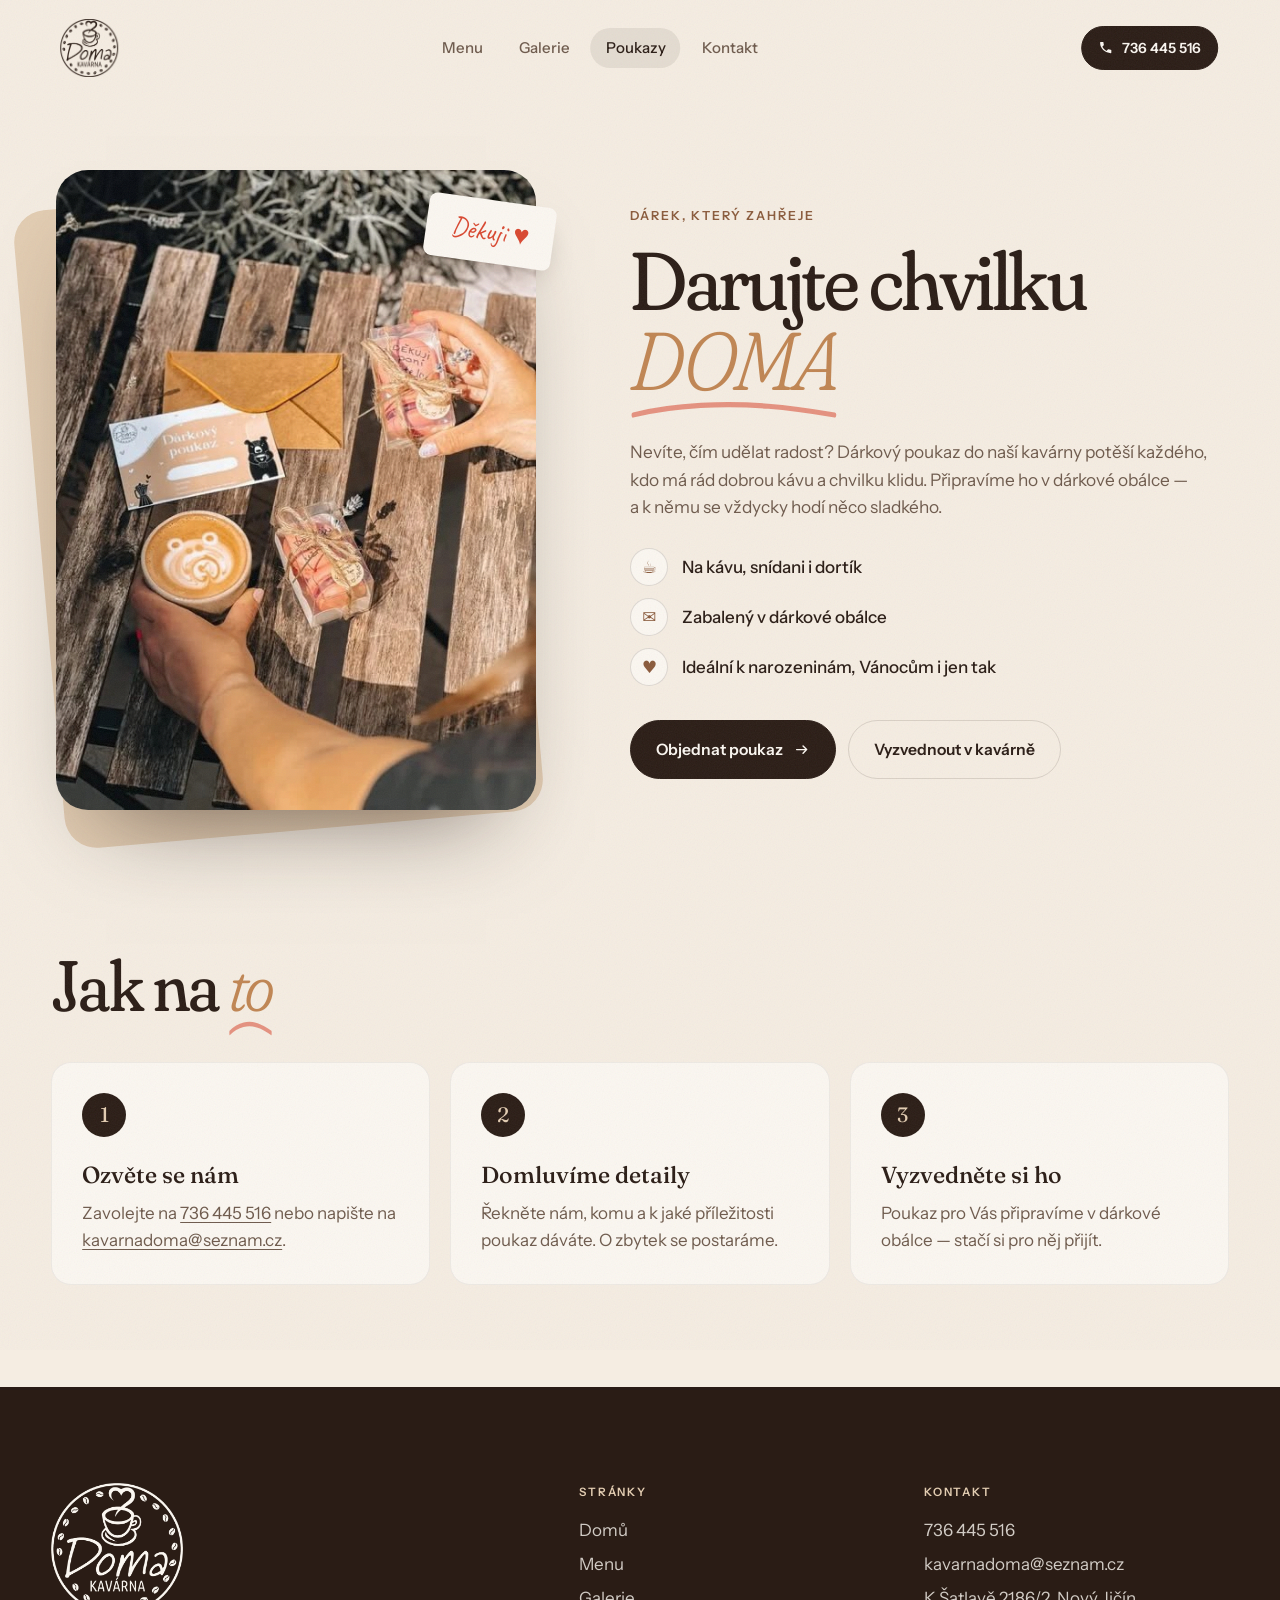
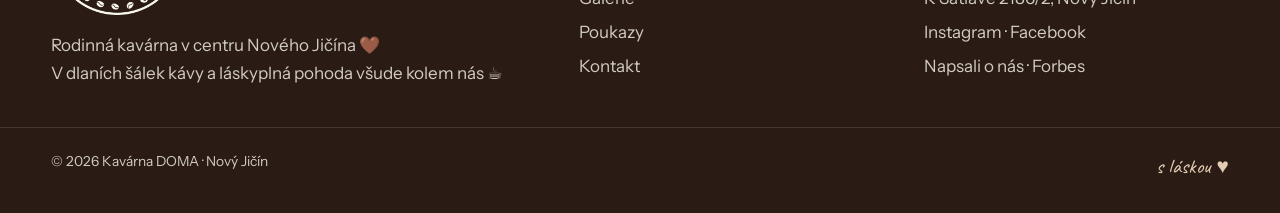
<file: poukazy.html>
<!doctype html>
<html lang="cs">
<head>
  <meta charset="utf-8">
  <meta name="viewport" content="width=device-width, initial-scale=1">
  <title>Dárkové poukazy · Kavárna DOMA</title>
  <meta name="description" content="Dárkové poukazy do Kavárny DOMA v Novém Jičíně.">
  <meta name="theme-color" content="#F5EDE2">
  <meta name="robots" content="noindex, nofollow">
  <meta property="og:type" content="website">
  <meta property="og:locale" content="cs_CZ">
  <meta property="og:site_name" content="Kavárna DOMA">
  <meta property="og:title" content="Dárkové poukazy · Kavárna DOMA">
  <meta property="og:description" content="Dárkové poukazy do Kavárny DOMA v Novém Jičíně.">
  <meta property="og:image" content="https://kavarnadoma.vercel.app/assets/img/og.jpg">
  <meta property="og:image:width" content="1200">
  <meta property="og:image:height" content="630">
  <meta name="twitter:card" content="summary_large_image">
  <link rel="icon" type="image/png" href="assets/img/logo-fav.png">
  <link rel="apple-touch-icon" href="assets/img/logo-fav.png">
  <link rel="preconnect" href="https://fonts.googleapis.com">
  <link rel="preconnect" href="https://fonts.gstatic.com" crossorigin>
  <link href="https://fonts.googleapis.com/css2?family=Fraunces:ital,opsz,wght,SOFT@0,9..144,300..700,100;1,9..144,300..700,100&family=Instrument+Sans:wght@400;500;600&family=Caveat:wght@500;700&display=swap" rel="stylesheet">
  <link rel="stylesheet" href="assets/styles.css">
</head>
<body>
<div class="grain" aria-hidden="true"></div>

<header class="nav" id="nav">
  <a href="index.html" class="brand" aria-label="Kavárna DOMA – domů">
    <img class="brand__logo" src="assets/img/logo.png" alt="Kavárna Doma" width="480" height="480">
  </a>
  <nav class="nav__links" aria-label="Hlavní menu">
    <a href="menu.html">Menu</a>
    <a href="galerie.html">Galerie</a>
    <a href="poukazy.html" aria-current="page">Poukazy</a>
    <a href="kontakt.html">Kontakt</a>
  </nav>
  <a class="btn btn--small btn--dark nav__cta" href="tel:+420736445516"><svg viewBox="0 0 24 24" aria-hidden="true"><path d="M6.6 10.8a15.1 15.1 0 0 0 6.6 6.6l2.2-2.2a1 1 0 0 1 1-.25 11.4 11.4 0 0 0 3.6.57 1 1 0 0 1 1 1V20a1 1 0 0 1-1 1A17 17 0 0 1 3 4a1 1 0 0 1 1-1h3.5a1 1 0 0 1 1 1c0 1.25.2 2.45.57 3.57a1 1 0 0 1-.25 1z" fill="currentColor"/></svg> 736 445 516</a>
  <button class="nav__burger" aria-label="Otevřít menu" aria-expanded="false"><span></span><span></span></button>
</header>

<div class="drawer" id="drawer" aria-hidden="true">
  <a href="index.html">Domů</a>
  <a href="menu.html">Menu</a>
  <a href="galerie.html">Galerie</a>
  <a href="poukazy.html" aria-current="page">Poukazy</a>
  <a href="kontakt.html">Kontakt</a>
  <a class="btn btn--dark" href="tel:+420736445516">Zavolat · 736 445 516</a>
  <div class="drawer__info">
    <p><b>K Šatlavě 2186/2</b>, Nový Jičín</p>
    <p>Po – Pá 8–18 · So – Ne 9–18</p>
    <p><a href="mailto:kavarnadoma@seznam.cz">kavarnadoma@seznam.cz</a> · <a href="https://www.instagram.com/kavarnadoma_novy_jicin/" target="_blank" rel="noopener">Instagram</a></p>
  </div>
</div>

<main>
<section class="gift page-first" id="poukaz">
  <div class="gift__photo reveal">
    <div class="gift__img"><img src="assets/img/poukaz.jpg" alt="Dárkový poukaz Kavárny DOMA, latte s medvídkem a makronky s poděkováním" loading="lazy"></div>
    <span class="gift__tag" aria-hidden="true">Děkuji ♥</span>
  </div>
  <div class="gift__text">
    <p class="eyebrow reveal">Dárek, který zahřeje</p>
    <h1 class="h1 reveal">Darujte chvilku <em>DOMA</em></h1>
    <p class="gift__lead reveal">Nevíte, čím udělat radost? Dárkový poukaz do naší kavárny potěší každého, kdo má rád dobrou kávu a&nbsp;chvilku klidu. Připravíme ho v&nbsp;dárkové obálce&nbsp;— a&nbsp;k&nbsp;němu se vždycky hodí něco sladkého.</p>
    <ul class="gift__list reveal">
      <li><span>☕</span>Na kávu, snídani i&nbsp;dortík</li>
      <li><span>✉</span>Zabalený v&nbsp;dárkové obálce</li>
      <li><span>♥</span>Ideální k&nbsp;narozeninám, Vánocům i&nbsp;jen tak</li>
    </ul>
    <div class="hero__actions reveal">
      <a class="btn btn--dark" href="tel:+420736445516">Objednat poukaz
        <svg viewBox="0 0 24 24" aria-hidden="true"><path d="M5 12h14m-5-5 5 5-5 5" fill="none" stroke="currentColor" stroke-width="2" stroke-linecap="round" stroke-linejoin="round"/></svg>
      </a>
      <a class="btn btn--ghost" href="kontakt.html">Vyzvednout v&nbsp;kavárně</a>
    </div>
  </div>
</section>


<section class="steps">
  <h2 class="h2 reveal">Jak na <em>to</em></h2>
  <ol class="steps__list">
    <li class="reveal"><span class="steps__n">1</span><h3>Ozvěte se nám</h3><p>Zavolejte na <a href="tel:+420736445516">736&nbsp;445&nbsp;516</a> nebo napište na <a href="mailto:kavarnadoma@seznam.cz">kavarnadoma@seznam.cz</a>.</p></li>
    <li class="reveal" style="--d:.1s"><span class="steps__n">2</span><h3>Domluvíme detaily</h3><p>Řekněte nám, komu a&nbsp;k&nbsp;jaké příležitosti poukaz dáváte. O&nbsp;zbytek se postaráme.</p></li>
    <li class="reveal" style="--d:.2s"><span class="steps__n">3</span><h3>Vyzvedněte si ho</h3><p>Poukaz pro Vás připravíme v&nbsp;dárkové obálce&nbsp;— stačí si pro něj přijít.</p></li>
  </ol>
</section>

</main>

<footer class="footer">
  <div class="footer__grid">
    <div class="footer__brand">
      <img class="footer__logo" src="assets/img/logo-light.png" alt="Kavárna Doma" width="480" height="480" loading="lazy">
      <p class="footer__bio">Rodinná kavárna v centru Nového Jičína&nbsp;🤎<br>V dlaních šálek kávy a láskyplná pohoda všude kolem nás&nbsp;☕</p>
    </div>
    <div>
      <h4>Stránky</h4>
      <ul>
        <li><a href="index.html">Domů</a></li>
        <li><a href="menu.html">Menu</a></li>
        <li><a href="galerie.html">Galerie</a></li>
        <li><a href="poukazy.html">Poukazy</a></li>
        <li><a href="kontakt.html">Kontakt</a></li>
      </ul>
    </div>
    <div>
      <h4>Kontakt</h4>
      <ul>
        <li><a href="tel:+420736445516">736 445 516</a></li>
        <li><a href="mailto:kavarnadoma@seznam.cz">kavarnadoma@seznam.cz</a></li>
        <li>K Šatlavě 2186/2, Nový Jičín</li>
        <li><a href="https://www.instagram.com/kavarnadoma_novy_jicin/" target="_blank" rel="noopener">Instagram</a> · <a href="https://www.facebook.com/kavarnadoma/" target="_blank" rel="noopener">Facebook</a></li>
        <li><a href="https://forbes.cz/bez-terminalu-bych-o-zakazniky-prisla-rika-majitelka-rodinne-kavarny-doma/" target="_blank" rel="noopener">Napsali o nás · Forbes</a></li>
      </ul>
    </div>
  </div>
  <div class="footer__row">
    <span>© <span id="year">2026</span> Kavárna DOMA · Nový Jičín</span>
    <span class="footer__hand">s láskou ♥</span>
  </div>
</footer>

<script src="assets/main.js" defer></script>
</body>
</html>
</file>
<file: assets/styles.css>
/* ==========================================================
   Kavárna DOMA — design návrh
   Paleta vychází z FB brandu: dřevo, latte, krémová, tulipány
   ========================================================== */
:root{
  --paper:#F5EDE2;
  --paper-2:#EDE1D1;
  --cream:#FBF7F1;
  --latte:#E3CDB2;
  --caramel:#C08552;
  --wood:#8A5A3B;
  --espresso:#2A1C15;
  --espresso-2:#3A281F;
  --ink:#2A1C15;
  --muted:#6E5A4C;
  --tulip:#D9472F;
  --tulip-2:#EFA23A;
  --sage:#7E9470;
  --line:rgba(42,28,21,.14);

  --serif:"Fraunces", Georgia, serif;
  --sans:"Instrument Sans", system-ui, -apple-system, Segoe UI, sans-serif;
  --hand:"Caveat", cursive;

  --r-lg:32px;
  --r-md:20px;
  --ease:cubic-bezier(.22,1,.36,1);
  --gutter:clamp(16px,4vw,56px);
  --max:1280px;
}

*,*::before,*::after{box-sizing:border-box}
html{scroll-behavior:smooth;-webkit-text-size-adjust:100%;overflow-x:clip}
body{
  margin:0;background:var(--paper);color:var(--ink);
  font-family:var(--sans);font-size:17px;line-height:1.6;
  -webkit-font-smoothing:antialiased;overflow-x:hidden;
}
img{max-width:100%;display:block}
a{color:inherit;text-decoration:none}
h1,h2,h3,h4{margin:0;font-weight:400}
p{margin:0}
ul{margin:0;padding:0;list-style:none}
em{font-style:italic}
::selection{background:var(--caramel);color:var(--cream)}

/* grain overlay – adds analog warmth */
.grain{
  position:fixed;inset:-50%;z-index:100;pointer-events:none;opacity:.07;
  background-image:url("data:image/svg+xml,%3Csvg xmlns='http://www.w3.org/2000/svg' width='200' height='200'%3E%3Cfilter id='n'%3E%3CfeTurbulence type='fractalNoise' baseFrequency='.85' numOctaves='3' stitchTiles='stitch'/%3E%3C/filter%3E%3Crect width='100%25' height='100%25' filter='url(%23n)'/%3E%3C/svg%3E");
  animation:grain 1.2s steps(6) infinite;
}
@keyframes grain{
  0%{transform:translate(0,0)}20%{transform:translate(-3%,2%)}40%{transform:translate(2%,-3%)}
  60%{transform:translate(-2%,-1%)}80%{transform:translate(3%,3%)}100%{transform:translate(0,0)}
}

/* ---------- type ---------- */
.eyebrow{
  display:inline-flex;align-items:center;gap:.6em;
  font-size:.78rem;font-weight:600;letter-spacing:.16em;text-transform:uppercase;color:var(--wood);
}
.eyebrow--light{color:var(--latte)}
.eyebrow .dot{width:8px;height:8px;border-radius:50%;background:var(--tulip)}
.h2{
  font-family:var(--serif);font-variation-settings:"SOFT" 100,"opsz" 144;
  font-size:clamp(2.4rem,5.6vw,4.6rem);line-height:1;letter-spacing:-.025em;margin-top:.35em;
}
.h2 em,.hero__title em,.footer__big em{color:var(--caramel);font-weight:300}
.h2--light{color:var(--cream)}
.h2--light em{color:var(--latte)}

/* ---------- buttons ---------- */
.btn{
  --bg:var(--espresso);--fg:var(--cream);
  position:relative;display:inline-flex;align-items:center;gap:.6em;
  padding:1em 1.6em;border-radius:999px;font-weight:600;font-size:.98rem;
  background:var(--bg);color:var(--fg);border:1.5px solid var(--bg);
  transition:transform .5s var(--ease),background .3s,color .3s,box-shadow .5s var(--ease);
  overflow:hidden;isolation:isolate;
}
.btn svg{width:1.1em;height:1.1em;transition:transform .5s var(--ease)}
.btn::before{
  content:"";position:absolute;inset:0;z-index:-1;border-radius:inherit;
  background:var(--caramel);transform:translateY(101%);transition:transform .55s var(--ease);
}
.btn:hover{box-shadow:0 14px 30px -12px rgba(42,28,21,.45)}
.btn:hover::before{transform:translateY(0)}
.btn:hover svg{transform:translateX(3px)}
.btn--ghost{--bg:transparent;--fg:var(--ink);border-color:var(--line)}
.btn--ghost::before{background:var(--espresso)}
.btn--ghost:hover{color:var(--cream)}
.btn--small{padding:.7em 1.15em;font-size:.88rem}

/* ---------- nav ---------- */
.nav{
  position:fixed;top:12px;left:50%;transform:translateX(-50%);z-index:50;
  width:min(calc(100% - 2*var(--gutter)),var(--max));
  display:flex;align-items:center;justify-content:space-between;gap:24px;
  padding:6px 10px 6px 8px;border-radius:999px;
  background:rgba(251,247,241,.0);border:1px solid transparent;
  transition:background .4s,border-color .4s,box-shadow .4s,top .4s var(--ease);
}
.nav.is-scrolled{
  background:rgba(251,247,241,.78);backdrop-filter:blur(16px) saturate(1.4);-webkit-backdrop-filter:blur(16px) saturate(1.4);
  border-color:rgba(42,28,21,.08);box-shadow:0 10px 40px -20px rgba(42,28,21,.35);
}
.brand{display:flex;align-items:center;gap:10px}
.brand__logo{width:58px;height:58px;transition:transform .8s var(--ease)}
.brand:hover .brand__logo{transform:rotate(-8deg)}
.brand__mark{
  width:40px;height:40px;border-radius:50%;display:grid;place-items:center;
  background:var(--espresso);color:var(--latte);transition:transform .6s var(--ease);
}
.brand:hover .brand__mark{transform:rotate(-12deg) scale(1.05)}
.brand__mark svg{width:24px;height:24px}
.brand__name{display:flex;flex-direction:column;line-height:1}
.brand__script{font-family:var(--hand);font-weight:700;font-size:1.85rem;line-height:.8;color:var(--espresso)}
.brand__sub{font-size:.58rem;font-weight:600;letter-spacing:.32em;text-transform:uppercase;color:var(--wood);margin-top:3px;padding-left:2px}
.nav__links{display:flex;gap:6px}
.nav__links a{
  position:relative;padding:.5em 1em;border-radius:999px;font-size:.94rem;font-weight:500;color:var(--muted);
  transition:color .3s,background .3s;
}
.nav__links a:hover{color:var(--ink);background:rgba(42,28,21,.06)}
.nav__links a[aria-current="page"]{color:var(--ink);background:rgba(42,28,21,.08)}
.drawer a[aria-current="page"]{color:var(--caramel)}
.nav__cta svg{width:15px;height:15px}
.nav__burger{display:none}

.drawer{display:none}

/* ---------- hero ---------- */
.hero{
  position:relative;max-width:var(--max);margin:0 auto;min-height:min(100svh,960px);
  display:grid;grid-template-columns:1fr 1.02fr;align-items:center;gap:clamp(36px,6vw,96px);
  padding:120px var(--gutter) 72px;
}
.hero::before{ /* warm lamplight */
  content:"";position:absolute;z-index:-1;right:-8%;top:4%;width:min(66vw,880px);aspect-ratio:1;border-radius:50%;
  background:radial-gradient(circle,rgba(239,190,120,.32),rgba(227,205,178,.35) 40%,rgba(227,205,178,0) 68%);pointer-events:none;
}
.h1,.hero__title{
  font-family:var(--serif);font-variation-settings:"SOFT" 100,"opsz" 144;font-weight:400;
  font-size:clamp(2.9rem,6.4vw,5.6rem);line-height:.98;letter-spacing:-.03em;margin:.15em 0 .45em;
}
.h1 em{color:var(--caramel);font-weight:300}
.hero__hello{font-family:var(--hand);font-size:clamp(1.5rem,2.2vw,1.9rem);color:var(--wood);margin-top:26px;transform:rotate(-2deg);transform-origin:left}
.hero__doma{position:relative;display:inline-block;font-family:var(--hand);font-weight:700;font-size:1.32em;line-height:.8;letter-spacing:0;color:var(--caramel);padding:0 .06em;transform:rotate(-3deg);transform-origin:left bottom}
.hero__doma svg{position:absolute;left:0;right:0;bottom:-.16em;width:100%;height:.3em;overflow:visible}
.hero__doma path{fill:none;stroke:var(--tulip);stroke-width:5;stroke-linecap:round;stroke-dasharray:320;stroke-dashoffset:320;transition:stroke-dashoffset 1.1s var(--ease) .95s;vector-effect:non-scaling-stroke}
.is-loaded .hero__doma path{stroke-dashoffset:0}
.hero__lead{font-size:clamp(1.05rem,1.35vw,1.2rem);color:var(--muted);max-width:29em}
.hero__actions{display:flex;flex-wrap:wrap;gap:12px;margin-top:2em}
.hero__sign{font-family:var(--hand);font-size:1.75rem;color:var(--wood);margin-top:1.5em}
.beat{display:inline-block;color:var(--tulip);animation:beat 2.6s var(--ease) infinite 2s}
@keyframes beat{0%,55%,100%{transform:scale(1)}15%{transform:scale(1.25)}30%{transform:scale(.95)}}
@keyframes spin{to{transform:rotate(360deg)}}
@keyframes sway{0%,100%{rotate:-4deg}50%{rotate:4deg}}
.pulse{position:relative;width:8px;height:8px;border-radius:50%;background:#4E9A5B}
.pulse::after{content:"";position:absolute;inset:0;border-radius:50%;background:inherit;animation:pulse 2.4s infinite}
@keyframes pulse{to{transform:scale(2.8);opacity:0}}

/* chalkboard surface shared by the door sign and the board */
.doorsign__board,.chalk__in{
  background:
    radial-gradient(ellipse 60% 40% at 30% 30%,rgba(255,255,255,.06),transparent 70%),
    radial-gradient(ellipse 50% 30% at 75% 70%,rgba(255,255,255,.045),transparent 70%),
    #2c2a26;
  color:rgba(255,255,255,.93);
}
.doorsign__big,.chalk__text,.chalk__by{font-family:var(--hand);text-shadow:0 0 1px rgba(255,255,255,.55),0 0 8px rgba(255,255,255,.12)}

/* "Otevřeno" sign hanging on a string, like on the café door */
.doorsign{position:relative;display:inline-block;margin-top:34px;transform-origin:50% -30px;animation:swing 7s ease-in-out infinite}
@keyframes swing{0%,100%{rotate:-2.4deg}50%{rotate:2.4deg}}
.doorsign__string{position:absolute;left:50%;top:-34px;width:150px;height:34px;transform:translateX(-50%);overflow:visible}
.doorsign__string path{fill:none;stroke:#9c7656;stroke-width:1.6}
.doorsign__string circle{fill:#6b4a31}
.doorsign__board{display:flex;flex-direction:column;align-items:center;min-width:150px;padding:8px 22px 9px;border-radius:8px;border:6px solid #93643f;box-shadow:inset 0 0 0 1px rgba(0,0,0,.35),0 14px 24px -14px rgba(42,28,21,.6)}
.doorsign__big{font-weight:700;font-size:1.85rem;line-height:1}
.doorsign__small{font-size:.78rem;letter-spacing:.06em;opacity:.8;margin-top:3px}
.doorsign.is-closed .doorsign__big{color:rgba(255,228,200,.95)}

/* scene */
.hero__scene{position:relative;padding:7% 3% 20% 13%}
.hero__main{position:relative;z-index:1;margin:0;aspect-ratio:4/5;border-radius:var(--r-lg);overflow:hidden;box-shadow:0 60px 100px -60px rgba(42,28,21,.7)}
.hero__main img{width:100%;height:100%;object-fit:cover;object-position:center 62%;transition:transform 8s ease-out}
.is-loaded .hero__main img{transform:scale(1.04)}


/* taped snapshot */
.hero__snap{position:absolute;z-index:2;left:0;top:0;width:34%;margin:0;padding:9px 9px 0;background:#fdfbf7;border-radius:4px;box-shadow:0 24px 40px -22px rgba(42,28,21,.55)}
.hero__snap::before{content:"";position:absolute;left:50%;top:-12px;width:46%;height:24px;transform:translateX(-50%) rotate(-4deg);background:repeating-linear-gradient(90deg,rgba(227,205,178,.82) 0 6px,rgba(234,214,190,.82) 6px 12px);box-shadow:0 1px 2px rgba(42,28,21,.15);clip-path:polygon(3% 0,97% 4%,100% 50%,97% 100%,2% 96%,0 50%)}
.hero__snap img{aspect-ratio:1;width:100%;height:auto;object-fit:cover;object-position:72% 28%;border-radius:2px}
.hero__snap figcaption{font-family:var(--hand);font-size:1.3rem;text-align:center;padding:5px 0 9px;color:var(--espresso-2);line-height:1.1}

/* chalkboard with their own words */
.chalk{position:absolute;z-index:3;left:0;bottom:0;width:54%;padding:11px;border-radius:12px;background:linear-gradient(135deg,#a9784f,#7b5134 55%,#94653f);box-shadow:0 30px 50px -24px rgba(42,28,21,.6),inset 0 0 0 1px rgba(255,255,255,.12)}
.chalk__in{position:relative;border-radius:5px;padding:22px 22px 24px;box-shadow:inset 0 0 0 1px rgba(0,0,0,.4),inset 0 0 30px rgba(0,0,0,.35)}
.chalk__doodle{position:absolute;right:14px;top:12px;width:42px;opacity:.75}
.chalk__doodle path{fill:none;stroke:#fff;stroke-width:2;stroke-linecap:round;stroke-linejoin:round}
.chalk__text{font-size:clamp(1.3rem,1.85vw,1.7rem);line-height:1.15;padding-right:36px}
.chalk__by{font-size:1.05rem;opacity:.7;margin-top:8px;text-align:right}

/* intro states */
.hero-in{opacity:0;transform:translateY(18px);transition:opacity 1s var(--ease) var(--d,0s),transform 1s var(--ease) var(--d,0s)}
.hero-photo{opacity:0;transition:opacity 1.3s var(--ease) var(--d,.1s),transform 1.6s var(--ease) var(--d,.1s)}
.hero__main.hero-photo{transform:scale(1.03)}
.hero__snap.hero-photo{transform:rotate(-14deg) translateY(30px)}
.chalk.hero-photo{transform:rotate(8deg) translateY(40px)}
.is-loaded .hero-in{opacity:1;transform:none}
.is-loaded .hero-photo{opacity:1}
.is-loaded .hero__main.hero-photo{transform:none}
.is-loaded .hero__snap.hero-photo{transform:rotate(-6deg)}
.is-loaded .chalk.hero-photo{transform:rotate(2deg)}
.hero__snap:hover{transform:rotate(-2deg) translateY(-6px)!important}

/* hand-drawn underline under accent words in section headings */
.h2 em,.h1 em{background:url("data:image/svg+xml,%3Csvg xmlns='http://www.w3.org/2000/svg' viewBox='0 0 200 12' preserveAspectRatio='none'%3E%3Cpath d='M3 8c40-6 90-7 130-5 22 1 44 3 64 5' fill='none' stroke='%23D9472F' stroke-width='3' stroke-linecap='round' opacity='.55'/%3E%3C/svg%3E") no-repeat 0 100%/0% .26em;transition:background-size 1.1s var(--ease) .45s;padding-bottom:.14em}
.h2.in em,.h1.in em,.reveal.in .h2 em,.reveal.in .h1 em{background-size:100% .26em}
.visit__card em{font-family:var(--hand);font-style:normal;font-weight:700;font-size:1.22em;line-height:.8;color:var(--latte);letter-spacing:0}
.h2--light em{background-image:url("data:image/svg+xml,%3Csvg xmlns='http://www.w3.org/2000/svg' viewBox='0 0 200 12' preserveAspectRatio='none'%3E%3Cpath d='M3 8c40-6 90-7 130-5 22 1 44 3 64 5' fill='none' stroke='%23EFA23A' stroke-width='3' stroke-linecap='round' opacity='.7'/%3E%3C/svg%3E")}

/* ---------- story ---------- */
section{position:relative}
.story,.menu,.services-wrap,.visit,.explore,.gallery,.steps,.band{max-width:var(--max);margin:0 auto;padding:clamp(80px,11vw,150px) var(--gutter)}
.page-first{padding-top:clamp(120px,14vw,170px)!important}
.story{display:grid;grid-template-columns:1fr 1fr;gap:clamp(40px,7vw,110px);align-items:center}
.story__text .big{
  font-family:var(--serif);font-variation-settings:"SOFT" 100;font-size:clamp(1.45rem,2.2vw,1.9rem);
  line-height:1.28;letter-spacing:-.01em;margin:1.2em 0 1em;
}
.story__text p:not(.big):not(.sign):not(.eyebrow){color:var(--muted);margin-bottom:1em;max-width:34em}
.sign{font-family:var(--hand);font-size:1.9rem;color:var(--wood)!important;margin-top:.6em}
.collage{position:relative;padding:0 14% 16% 0}
.collage figure{margin:0}
.collage__main{aspect-ratio:4/5;border-radius:var(--r-lg);overflow:hidden;box-shadow:0 50px 90px -50px rgba(42,28,21,.6)}
.collage__main img{width:100%;height:100%;object-fit:cover}
.collage__main--owner img{object-position:63% 30%}

/* press */
.press{max-width:var(--max);margin:0 auto;padding:0 var(--gutter) clamp(60px,8vw,100px)}
.press__card{display:grid;grid-template-columns:auto auto 1fr auto;align-items:center;gap:clamp(16px,3vw,40px);padding:28px clamp(22px,3.5vw,44px);border-radius:var(--r-md);background:var(--cream);border:1px solid var(--line);transition:transform .6s var(--ease),box-shadow .6s var(--ease)}
.press__card:hover{transform:translateY(-3px);box-shadow:0 30px 60px -36px rgba(42,28,21,.45)}
.press__label{font-size:.72rem;font-weight:600;letter-spacing:.16em;text-transform:uppercase;color:var(--wood)}
.press__logo{font-family:Georgia,"Times New Roman",serif;font-weight:700;font-size:2rem;letter-spacing:-.01em;color:var(--espresso)}
.press__quote{font-family:var(--serif);font-style:italic;font-size:clamp(1.1rem,1.6vw,1.35rem);line-height:1.3;color:var(--espresso-2)}
.press__go{display:inline-flex;align-items:center;gap:.4em;font-weight:600;font-size:.92rem;color:var(--caramel);white-space:nowrap}
.press__go svg{width:1em;height:1em;transition:transform .5s var(--ease)}
.press__card:hover .press__go svg{transform:translateX(4px)}
@media (max-width:860px){
  .press__card{grid-template-columns:1fr;gap:8px;padding:24px}
  .press__go{margin-top:6px}
}
.collage__side{position:absolute;right:0;bottom:0;width:50%;padding:9px 9px 0;background:#fff;border-radius:6px;transform:rotate(4deg);box-shadow:0 30px 50px -24px rgba(42,28,21,.55)}
.collage__side img{aspect-ratio:1;width:100%;object-fit:cover;border-radius:3px}
.collage__side figcaption{font-family:var(--hand);font-size:1.35rem;text-align:center;padding:6px 0 10px;color:var(--espresso-2)}

/* ---------- senses ---------- */
.senses{min-height:min(82vh,760px);display:flex;align-items:center;overflow:hidden;background:var(--espresso);color:var(--cream);margin:0 clamp(0px,1.5vw,20px);border-radius:clamp(0px,3vw,var(--r-lg))}
.senses__bg{position:absolute;inset:-8% 0;background-size:cover;background-position:62% 50%;filter:saturate(1.02) brightness(.92)}
.senses::after{content:"";position:absolute;inset:0;background:linear-gradient(90deg,rgba(32,21,15,.9) 0%,rgba(32,21,15,.72) 38%,rgba(32,21,15,.15) 70%,rgba(32,21,15,0) 100%)}
.senses__inner{position:relative;z-index:1;width:100%;max-width:var(--max);margin:0 auto;padding:110px var(--gutter)}
.senses__text{
  font-family:var(--serif);font-variation-settings:"SOFT" 100,"opsz" 144;max-width:15em;
  font-size:clamp(1.9rem,3.9vw,3.4rem);line-height:1.16;letter-spacing:-.02em;margin-top:.7em;
}
.senses__text .w{opacity:.22;transition:opacity .6s}
.senses__text .w.on{opacity:1}
.senses__text .w.accent{font-family:var(--hand);font-weight:700;font-size:1.2em;line-height:.8;color:var(--tulip-2);letter-spacing:0}

/* ---------- menu ---------- */
.menu__head{display:flex;justify-content:space-between;align-items:flex-end;gap:30px;flex-wrap:wrap}
.tabs{position:relative;display:inline-flex;padding:6px;border-radius:999px;background:var(--cream);border:1px solid var(--line)}
.tabs button{
  position:relative;z-index:1;border:0;background:none;cursor:pointer;
  padding:.75em 1.4em;border-radius:999px;font:600 .94rem var(--sans);color:var(--muted);transition:color .4s;
}
.tabs button[aria-selected="true"]{color:var(--cream)}
.tabs__pill{position:absolute;top:6px;bottom:6px;left:0;border-radius:999px;background:var(--espresso);transition:transform .6s var(--ease),width .6s var(--ease)}
.menu__body{display:grid;grid-template-columns:1.5fr 1fr;gap:clamp(30px,5vw,80px);margin-top:56px;align-items:start}
.menu__panel{grid-column:1;grid-row:1;animation:fadeUp .7s var(--ease)}
@keyframes fadeUp{from{opacity:0;transform:translateY(18px)}to{opacity:1;transform:none}}
.items h4{font-family:var(--serif);font-size:1.45rem;font-weight:500;line-height:1.2;display:flex;align-items:center;gap:10px;flex-wrap:wrap}
.items p{color:var(--muted);font-size:.95rem;margin-top:2px}
.items .lead{flex:1;border-bottom:1.5px dotted rgba(42,28,21,.25);transform:translateY(-6px);min-width:20px}
.items b{font-family:var(--serif);font-weight:500;font-size:1.25rem;white-space:nowrap}
.tag{font-family:var(--sans);font-size:.68rem;font-weight:600;letter-spacing:.1em;text-transform:uppercase;padding:.3em .7em;border-radius:999px;background:var(--tulip);color:#fff}
.menu__card{
  grid-column:2;grid-row:1;position:sticky;top:110px;
  border-radius:var(--r-lg);background:var(--latte);overflow:hidden;
  box-shadow:0 40px 80px -45px rgba(42,28,21,.55);
}
.menu__card-photo{position:relative;aspect-ratio:5/4;overflow:hidden}
.menu__card-photo img{width:100%;height:100%;object-fit:cover;transition:opacity .45s,transform 1.4s var(--ease)}
.menu__card:hover .menu__card-photo img{transform:scale(1.05)}
.menu__card-photo img.swap{opacity:0;transform:scale(1.04)}
.menu__card-label{position:absolute;left:18px;top:18px;padding:.5em 1em;border-radius:999px;background:rgba(251,247,241,.9);backdrop-filter:blur(6px);font-size:.7rem;font-weight:600;letter-spacing:.16em;text-transform:uppercase;color:var(--wood)}
.menu__card-body{padding:28px 30px 32px;transition:opacity .3s}
.menu__card-body.swap{opacity:0}
.menu__card h3{font-family:var(--serif);font-size:1.7rem;line-height:1.1;font-weight:500;margin-bottom:.45em}
.menu__card p{color:var(--espresso-2)}
.menu__card .hand{font-family:var(--hand);font-size:1.6rem;color:var(--wood);margin-top:.5em}
.menu__note{margin-top:28px;font-size:.84rem;color:var(--muted)}

/* ---------- explore cards ---------- */
.explore__head{margin-bottom:48px}
.explore__grid{display:grid;grid-template-columns:repeat(3,1fr);gap:20px}
.ecard{position:relative;display:block;aspect-ratio:4/5;border-radius:var(--r-lg);overflow:hidden;color:#fff;isolation:isolate;box-shadow:0 40px 70px -45px rgba(42,28,21,.6)}
.ecard img{position:absolute;inset:0;width:100%;height:100%;object-fit:cover;z-index:-2;transition:transform 1.4s var(--ease)}
.ecard::after{content:"";position:absolute;inset:0;z-index:-1;background:linear-gradient(180deg,rgba(42,28,21,0) 40%,rgba(42,28,21,.82))}
.ecard:hover img{transform:scale(1.06)}
.ecard__body{position:absolute;left:0;right:0;bottom:0;padding:26px 26px 28px;display:flex;flex-direction:column;gap:6px}
.ecard__kicker{font-size:.72rem;font-weight:600;letter-spacing:.16em;text-transform:uppercase;color:var(--latte)}
.ecard__title{font-family:var(--serif);font-size:clamp(1.4rem,2vw,1.75rem);line-height:1.12}
.ecard__go{display:inline-flex;align-items:center;gap:.4em;font-weight:600;font-size:.92rem;margin-top:6px;color:var(--tulip-2)}
.ecard__go svg{width:1em;height:1em;transition:transform .5s var(--ease)}
.ecard:hover .ecard__go svg{transform:translateX(4px)}

/* ---------- instagram ---------- */
.ig{max-width:var(--max);margin:0 auto;padding:0 var(--gutter) clamp(80px,10vw,130px)}
.ig__head{display:flex;justify-content:space-between;align-items:flex-end;gap:24px;flex-wrap:wrap;margin-bottom:36px}
.ig__grid{display:grid;grid-template-columns:repeat(6,1fr);gap:10px}
.ig__tile{display:block;aspect-ratio:1;border-radius:14px;overflow:hidden;background:var(--paper-2)}
.ig__tile img{width:100%;height:100%;object-fit:cover;transition:transform 1.2s var(--ease),filter .5s}
.ig__tile:hover img{transform:scale(1.07);filter:brightness(.92)}
@media (max-width:860px){.ig__grid{grid-template-columns:repeat(3,1fr)}}
@media (max-width:640px){.ig{padding-bottom:72px}.ig__head{margin-bottom:22px}.ig__grid{gap:6px}.ig__tile{border-radius:10px}.ig__head .btn{width:100%;justify-content:center}}

/* ---------- home contact band ---------- */
.band{padding-top:0;padding-bottom:clamp(60px,7vw,90px)}
.band__card .visit__grid{grid-template-columns:1fr 1.15fr 1.25fr}
.band__card{display:grid;grid-template-columns:.8fr 1.6fr;gap:40px;align-items:end}
.band__card .visit__grid{margin-top:0}

/* ---------- page head ---------- */
.page-head{max-width:var(--max);margin:0 auto;padding:clamp(120px,14vw,170px) var(--gutter) 0}
.page-head .h1{margin-bottom:.3em}
.page-head__lead{color:var(--muted);font-size:1.1rem;max-width:36em}


/* ---------- menu items with photos ---------- */
.items{counter-reset:none}
.item{border-bottom:1px solid var(--line)}
.item__btn{all:unset;box-sizing:border-box;display:grid;grid-template-columns:64px 1fr 28px;align-items:center;gap:18px;width:100%;padding:14px 12px 14px 0;cursor:pointer;border-radius:16px;transition:background .4s,padding .5s var(--ease)}
.item--nophoto .item__btn{cursor:default;grid-template-columns:64px 1fr}
.item__btn:focus-visible{outline:2px solid var(--caramel);outline-offset:2px}
.item__thumb{width:64px;height:64px;border-radius:50%;overflow:hidden;background:var(--paper-2);box-shadow:0 8px 18px -10px rgba(42,28,21,.5);transition:transform .6s var(--ease),box-shadow .6s var(--ease)}
.item__thumb img{width:100%;height:100%;object-fit:cover}
.item__thumb--icon{display:grid;place-items:center;color:var(--wood);box-shadow:none;border:1px dashed rgba(138,90,59,.35);background:transparent}
.item__thumb--icon svg{width:28px;height:28px}
.item__txt{display:flex;flex-direction:column;gap:3px;min-width:0}
.item__name{font-family:var(--serif);font-size:1.4rem;font-weight:500;line-height:1.2;display:flex;align-items:center;gap:10px;flex-wrap:wrap;color:var(--ink)}
.item__desc{color:var(--muted);font-size:.95rem;line-height:1.45}
.item__plus{position:relative;width:28px;height:28px;border-radius:50%;border:1px solid var(--line);transition:background .4s,border-color .4s,transform .6s var(--ease)}
.item__plus::before,.item__plus::after{content:"";position:absolute;left:50%;top:50%;width:10px;height:1.5px;background:var(--wood);transform:translate(-50%,-50%)}
.item__plus::after{transform:translate(-50%,-50%) rotate(90deg);transition:transform .5s var(--ease)}
@media (hover:hover){
  .item:not(.item--nophoto) .item__btn:hover{background:rgba(251,247,241,.85);padding-left:12px}
  .item__btn:hover .item__thumb{transform:scale(1.12) rotate(-4deg);box-shadow:0 14px 24px -12px rgba(42,28,21,.6)}
}
.item.is-active .item__btn{background:var(--cream);padding-left:12px}
.item.is-active .item__thumb{transform:scale(1.12) rotate(-4deg);box-shadow:0 0 0 3px var(--cream),0 0 0 5px var(--caramel)}
.item.is-active .item__plus{background:var(--espresso);border-color:var(--espresso);transform:rotate(180deg)}
.item.is-active .item__plus::before,.item.is-active .item__plus::after{background:var(--cream)}
.item__photo{display:none}
.menu__card-photo img{transition:opacity .35s,transform 1.4s var(--ease)}

/* ---------- gallery bento ---------- */
.chips{display:flex;flex-wrap:wrap;gap:8px;margin-bottom:28px}
.chip{display:inline-flex;align-items:center;gap:8px;padding:.6em 1.1em;border-radius:999px;border:1px solid var(--line);background:var(--cream);font:600 .9rem var(--sans);color:var(--muted);cursor:pointer;transition:background .4s,color .4s,border-color .4s,transform .4s var(--ease)}
.chip:hover{transform:translateY(-2px);color:var(--ink)}
.chip.is-on{background:var(--espresso);border-color:var(--espresso);color:var(--cream)}
.chip__n{font-size:.72rem;font-weight:600;padding:.1em .55em;border-radius:999px;background:rgba(42,28,21,.08)}
.chip.is-on .chip__n{background:rgba(251,247,241,.18)}
.bento{display:grid;grid-template-columns:repeat(4,1fr);grid-auto-rows:clamp(150px,19vw,250px);grid-auto-flow:dense;gap:14px}
.gfig{position:relative;margin:0;border-radius:20px;overflow:hidden;background:var(--paper-2);animation:gfIn .7s var(--ease) both;animation-delay:var(--gd,0s)}
@keyframes gfIn{from{opacity:0;transform:translateY(18px) scale(.98)}to{opacity:1;transform:none}}
.gfig--xl{grid-column:span 2;grid-row:span 2}
.gfig--tall{grid-row:span 2}
.gfig--wide{grid-column:span 2}
.gfig[hidden]{display:none}
.gfig__btn{all:unset;display:block;width:100%;height:100%;cursor:zoom-in}
.gfig__btn img{width:100%;height:100%;object-fit:cover;transition:transform 1.4s var(--ease),filter .6s}
.gfig::after{content:"";position:absolute;inset:0;pointer-events:none;background:linear-gradient(180deg,transparent 55%,rgba(32,21,15,.6));opacity:0;transition:opacity .5s}
.gfig figcaption{position:absolute;left:18px;right:18px;bottom:14px;z-index:1;font-family:var(--hand);font-size:1.5rem;line-height:1.1;color:#fff;pointer-events:none;opacity:0;transform:translateY(8px);transition:opacity .45s,transform .6s var(--ease)}
.gfig:hover .gfig__btn img,.gfig:focus-within .gfig__btn img{transform:scale(1.05)}
.gfig:hover::after,.gfig:focus-within::after,.gfig:hover figcaption,.gfig:focus-within figcaption{opacity:1}
.gfig:hover figcaption,.gfig:focus-within figcaption{transform:none}
.gfig--wide .gfig__btn img{object-position:60% 30%}
.gallery__cta{display:flex;flex-direction:column;align-items:center;gap:18px;margin-top:56px;text-align:center}
.gallery__hand{font-family:var(--hand);font-size:clamp(1.4rem,2.6vw,1.9rem);color:var(--wood);max-width:24em;line-height:1.2}
.gallery__btns{display:flex;flex-wrap:wrap;justify-content:center;gap:12px}

@media (max-width:1060px){.bento{grid-template-columns:repeat(3,1fr)}}
@media (max-width:640px){
  .item__btn{grid-template-columns:52px 1fr 26px;gap:14px;padding:12px 6px 12px 0}
  .item--nophoto .item__btn{grid-template-columns:52px 1fr}
  .item__thumb{width:52px;height:52px}
  .item__name{font-size:1.2rem}
  .item__desc{font-size:.9rem}
  .item.is-active .item__btn{padding-left:6px}
  .item__photo{display:block;overflow:hidden;max-height:0;transition:max-height .6s var(--ease)}
  .item__photo img{width:100%;aspect-ratio:4/3;object-fit:cover;border-radius:18px;margin:4px 0 16px}
  .item.is-open .item__photo{max-height:420px}
  .menu__card{display:none}
  .chips{flex-wrap:nowrap;overflow-x:auto;margin:0 calc(-1 * var(--gutter)) 20px;padding:0 var(--gutter);scrollbar-width:none}
  .chips::-webkit-scrollbar{display:none}
  .chip{flex:none}
  .bento{grid-template-columns:repeat(2,1fr);grid-auto-rows:150px;gap:8px}
  .gfig{border-radius:14px}
  .gfig figcaption{opacity:1;transform:none;font-size:1.1rem;left:10px;bottom:8px}
  .gfig::after{opacity:1}
}

/* ---------- gallery ---------- */
.gallery{padding-top:56px}
.lightbox{border:0;padding:0;background:transparent;max-width:100vw;max-height:100vh;width:100vw;height:100vh;color:#fff}
.lightbox[open]{display:grid;grid-template-columns:auto 1fr auto;align-items:center}
.lightbox::backdrop{background:rgba(26,17,12,.92)}
.lightbox figure{margin:0;display:flex;flex-direction:column;align-items:center;gap:10px;min-width:0}
.lightbox img{max-width:min(92vw,1000px);max-height:82vh;border-radius:12px;object-fit:contain}
.lightbox figcaption{font-family:var(--hand);font-size:1.6rem}
.lightbox__nav,.lightbox__close{border:0;background:rgba(251,247,241,.12);color:#fff;width:52px;height:52px;border-radius:50%;font-size:1.9rem;line-height:1;cursor:pointer;margin:0 16px;transition:background .3s}
.lightbox__nav:hover,.lightbox__close:hover{background:rgba(251,247,241,.25)}
.lightbox__close{position:fixed;top:16px;right:0}

/* ---------- steps ---------- */
.steps{padding-top:0}
.steps__list{list-style:none;margin:40px 0 0;padding:0;display:grid;grid-template-columns:repeat(3,1fr);gap:20px}
.steps__list li{padding:30px;border-radius:var(--r-md);background:var(--cream);border:1px solid rgba(42,28,21,.06)}
.steps__n{display:grid;place-items:center;width:44px;height:44px;border-radius:50%;background:var(--espresso);color:var(--latte);font-family:var(--serif);font-size:1.3rem}
.steps h3{font-family:var(--serif);font-size:1.45rem;font-weight:500;margin:.8em 0 .3em}
.steps p{color:var(--muted)}
.steps a,.u{text-decoration:underline;text-underline-offset:3px}

/* ---------- cakes ---------- */
.cakes{max-width:var(--max);margin:0 auto;padding:0 var(--gutter) clamp(70px,9vw,120px)}
.cakes__head{display:flex;justify-content:space-between;align-items:flex-end;gap:30px;flex-wrap:wrap}
.cakes__lead{color:var(--muted);max-width:30em}
.cakes__row{display:grid;grid-template-columns:repeat(5,1fr);gap:16px;margin-top:40px}
.cake{margin:0}
.cake__img{aspect-ratio:4/5;border-radius:var(--r-md);overflow:hidden;box-shadow:0 30px 50px -34px rgba(42,28,21,.6)}
.cake__img img{width:100%;height:100%;object-fit:cover;transition:transform 1.2s var(--ease)}
.cake:hover .cake__img img{transform:scale(1.06)}
.cake figcaption{display:flex;align-items:center;flex-wrap:wrap;gap:8px;margin-top:12px;font-family:var(--serif);font-size:1.2rem;font-weight:500}
.tag--vegan{background:var(--sage)}
.tag--season{background:var(--tulip-2);color:var(--espresso)}
.cakes__order{margin-top:28px;color:var(--muted)}
@media (max-width:1060px){.cakes__row{grid-template-columns:repeat(3,1fr)}}
@media (max-width:640px){
  .cakes__row{display:flex;overflow-x:auto;scroll-snap-type:x mandatory;scroll-padding-inline:var(--gutter);gap:12px;margin:24px calc(-1 * var(--gutter)) 0;padding:0 var(--gutter) 8px;scrollbar-width:none}
  .cakes__row::-webkit-scrollbar{display:none}
  .cake{flex:0 0 62%;scroll-snap-align:start}
  .cake.reveal{opacity:1;transform:none}
}

/* ---------- cta band ---------- */
.cta-band{max-width:var(--max);margin:0 auto;padding:0 var(--gutter) clamp(60px,9vw,120px);text-align:center}
.cta-band__hand{font-family:var(--hand);font-size:clamp(1.5rem,3vw,2rem);line-height:1.2;color:var(--wood);max-width:22em;margin:0 auto}
.cta-band .h2{margin-top:.1em}
.cta-band .hero__actions{justify-content:center}

/* gift voucher */.gift{max-width:var(--max);margin:0 auto;padding:clamp(60px,9vw,120px) var(--gutter);display:grid;grid-template-columns:.9fr 1.1fr;gap:clamp(40px,7vw,100px);align-items:center}
.gift__photo{position:relative;max-width:480px;justify-self:center;width:100%}
.gift__photo::before{content:"";position:absolute;inset:0;border-radius:var(--r-lg);background:var(--latte);transform:rotate(-5deg) translate(-4%,3%)}
.gift__img{position:relative;aspect-ratio:3/4;border-radius:var(--r-lg);overflow:hidden;box-shadow:0 50px 90px -50px rgba(42,28,21,.65)}
.gift__img img{width:100%;height:100%;object-fit:cover;transition:transform 1.4s var(--ease)}
.gift__photo:hover .gift__img img{transform:scale(1.05)}
.gift__tag{position:absolute;right:-18px;top:30px;padding:.35em .9em;background:var(--cream);border-radius:8px;font-family:var(--hand);font-size:1.7rem;color:var(--tulip);transform:rotate(8deg);box-shadow:0 14px 30px -14px rgba(42,28,21,.5)}
.gift__lead{color:var(--muted);font-size:1.08rem;margin-top:1.4em;max-width:34em}
.gift__list{margin-top:1.6em;display:grid;gap:12px}
.gift__list li{display:flex;align-items:center;gap:14px;font-weight:500}
.gift__list span{width:38px;height:38px;flex:none;border-radius:50%;display:grid;place-items:center;background:var(--cream);border:1px solid var(--line);color:var(--wood)}

/* ---------- services ---------- */
.services-wrap{padding-top:0}
.services{display:grid;grid-template-columns:repeat(4,1fr);gap:0;margin-top:40px}
.service{padding:36px 30px 40px;border-top:1px solid var(--ink);transition:background .5s}
.service+.service{border-left:1px solid var(--line)}
.service:hover{background:var(--cream)}
.service__num{font-family:var(--serif);font-style:italic;color:var(--caramel);font-size:1.1rem}
.service h3{font-family:var(--serif);font-size:1.5rem;font-weight:500;margin:.9em 0 .4em;line-height:1.15}
.service p{color:var(--muted);font-size:.95rem}

/* ---------- visit ---------- */
.visit{display:grid;grid-template-columns:1.5fr 1fr;gap:20px;padding-top:0}
.visit__card{
  position:relative;overflow:hidden;
  background:var(--espresso);color:var(--cream);border-radius:var(--r-lg);padding:clamp(32px,5vw,64px);
}
.visit__card::after{
  content:"";position:absolute;width:420px;height:420px;border-radius:50%;right:-160px;bottom:-200px;
  background:radial-gradient(circle,rgba(239,162,58,.35),transparent 65%);
}
.visit__grid{position:relative;z-index:1;display:grid;grid-template-columns:1fr 1.15fr 1.1fr;gap:30px;margin-top:48px}
.visit__grid p{white-space:nowrap}
.visit h4,.band h4{font-size:.74rem;font-weight:600;letter-spacing:.16em;text-transform:uppercase;color:var(--latte);margin-bottom:1em}
.visit__grid p{color:rgba(251,247,241,.82)}
.link{display:inline-block;margin-top:.9em;font-weight:600;color:var(--tulip-2);transition:transform .4s var(--ease)}
.link:hover{transform:translateX(4px)}
.mail{display:inline-block;margin-top:.7em;color:rgba(251,247,241,.85);border-bottom:1px solid rgba(251,247,241,.3);transition:color .3s,border-color .3s;white-space:nowrap;font-size:.95rem}
.mail:hover{color:var(--tulip-2);border-color:var(--tulip-2)}
.phone{display:block;font-family:var(--serif);font-size:1.7rem;line-height:1.1;white-space:nowrap}
.hours li{white-space:nowrap;display:flex;justify-content:space-between;gap:12px;padding:.4em 0;border-bottom:1px solid rgba(251,247,241,.12);font-size:.92rem;color:rgba(251,247,241,.82)}
.hours li.today{color:var(--cream);font-weight:600}
.hours li.today span:first-child::before{content:"● ";color:#6BC07A}
.visit__side{display:grid;grid-template-rows:1.1fr 1fr;gap:20px}
.visit__photo{position:relative;margin:0;border-radius:var(--r-lg);overflow:hidden;min-height:260px}
.visit__photo img{position:absolute;inset:0;width:100%;height:100%;object-fit:cover;object-position:center 60%;transition:transform 1.4s var(--ease)}
.visit__photo:hover img{transform:scale(1.05)}
.visit__photo figcaption{position:absolute;right:16px;bottom:14px;font-family:var(--hand);font-size:1.6rem;color:#fff;text-shadow:0 2px 12px rgba(0,0,0,.45)}
.visit__map{position:relative;border-radius:var(--r-lg);overflow:hidden;min-height:260px;background:var(--paper-2)}
.visit__map iframe{position:absolute;inset:0;width:100%;height:100%;border:0;filter:sepia(.35) saturate(.85) contrast(.95)}
.map-pin{position:absolute;left:16px;bottom:16px;padding:.6em 1.1em;border-radius:999px;background:var(--cream);font-family:var(--serif);font-weight:600;letter-spacing:.06em;box-shadow:0 10px 30px -10px rgba(42,28,21,.4)}
.map-pin span::before{content:"";display:inline-block;width:8px;height:8px;border-radius:50%;background:var(--tulip);margin-right:8px;vertical-align:middle}

/* ---------- footer ---------- */
.footer{background:var(--espresso);color:rgba(251,247,241,.8)}
.footer__grid{max-width:var(--max);margin:0 auto;padding:clamp(56px,8vw,96px) var(--gutter) 40px;display:grid;grid-template-columns:1.6fr 1fr 1fr;gap:40px}
.footer__logo{width:132px;height:132px}
.footer__bio{margin-top:1em;max-width:28em}
.footer h4{font-size:.72rem;font-weight:600;letter-spacing:.16em;text-transform:uppercase;color:var(--latte);margin-bottom:1em}
.footer ul li{padding:.2em 0}
.footer a:hover{color:var(--cream)}
.footer__row{max-width:var(--max);margin:0 auto;padding:22px var(--gutter) 30px;border-top:1px solid rgba(251,247,241,.12);display:flex;justify-content:space-between;gap:14px;flex-wrap:wrap;font-size:.86rem}
.footer__hand{font-family:var(--hand);font-size:1.3rem;color:var(--latte)}

/* ---------- reveal animations ---------- */
.reveal{opacity:0;transform:translateY(28px);transition:opacity 1s var(--ease) var(--d,0s),transform 1s var(--ease) var(--d,0s)}
.reveal.in{opacity:1;transform:none}

/* ---------- responsive ---------- */
@media (max-width:1060px){
  .nav__links{display:none}
  .nav__burger{
    display:grid;place-content:center;gap:6px;width:44px;height:44px;border-radius:50%;border:0;cursor:pointer;
    background:var(--espresso);
  }
  .nav__burger span{display:block;width:18px;height:2px;border-radius:2px;background:var(--cream);transition:transform .4s var(--ease)}
  .nav__burger[aria-expanded="true"] span:first-child{transform:translateY(4px) rotate(45deg)}
  .nav__burger[aria-expanded="true"] span:last-child{transform:translateY(-4px) rotate(-45deg)}
  .drawer{
    display:flex;flex-direction:column;align-items:flex-start;gap:6px;
    position:fixed;inset:0;z-index:40;padding:110px var(--gutter) 40px;background:var(--paper);
    clip-path:circle(0 at calc(100% - 40px) 40px);transition:clip-path .8s var(--ease);
  }
  .drawer.open{clip-path:circle(150% at calc(100% - 40px) 40px)}
  .drawer a:not(.btn){font-family:var(--serif);font-size:2.6rem;line-height:1.25}
  .drawer .btn{margin-top:24px}
  .drawer__info{margin-top:auto;padding-top:24px;border-top:1px solid var(--line);width:100%;color:var(--muted);font-size:.95rem;display:grid;gap:4px}
  .drawer__info b{color:var(--ink);font-weight:600}
  .drawer__info a{font-family:var(--sans)!important;font-size:inherit!important;line-height:inherit!important;color:var(--wood)}

  .hero{grid-template-columns:1fr;min-height:auto;padding-top:110px;gap:48px}
  .hero__scene{max-width:580px;width:100%;justify-self:center}
  .story,.menu__body,.visit,.gift,.band__card{grid-template-columns:1fr}
  .collage{max-width:560px;width:100%;justify-self:center}
  .menu__card{grid-column:1;grid-row:auto;position:relative;top:0}
  .services{grid-template-columns:1fr 1fr}
  .service:nth-child(3){border-left:0}
  .visit__grid{grid-template-columns:1fr 1fr}
  .explore__grid{grid-template-columns:1fr 1fr}
  .explore__grid .ecard:last-child{grid-column:span 2;aspect-ratio:16/9}
  .steps__list{grid-template-columns:1fr}
  .footer__grid{grid-template-columns:1fr 1fr}
  .footer__brand{grid-column:span 2}
}
@media (max-width:640px){
  body{font-size:16px}
  .nav{padding:8px 8px 8px 14px;top:10px}
  .nav__cta{display:none}
  .brand__logo{width:50px;height:50px}
  .hero{padding-top:96px}
  .hero::before{display:none}
  .hero__scene{padding:9% 0 26% 8%}
  .hero__snap{width:36%;padding:6px 6px 0}
  .hero__snap figcaption{font-size:1rem;padding:3px 0 6px}
  .chalk{width:72%;padding:8px}
  .chalk__in{padding:15px 16px 17px}
  .chalk__text{font-size:1.2rem;padding-right:30px}
  .chalk__by{font-size:.9rem}
  .chalk__doodle{width:30px;right:10px;top:10px}
  .doorsign{margin-top:30px}
  .doorsign__board{min-width:128px;padding:6px 16px 7px}
  .doorsign__big{font-size:1.55rem}
  .hero__hello{margin-top:18px;font-size:1.4rem}
  .collage__side figcaption{font-size:1.05rem}
  .tabs{width:100%}
  .tabs button{flex:1;padding:.75em .3em;font-size:.84rem}
  .items h4{font-size:1.25rem}
  .services{grid-template-columns:1fr}
  .service+.service{border-left:0}
  .visit__grid{grid-template-columns:1fr}
  .visit__map{min-height:320px}
  .explore__grid{grid-template-columns:1fr}
  .explore__grid .ecard{aspect-ratio:4/3}
  .explore__grid .ecard:last-child{grid-column:auto;aspect-ratio:4/3}
  .lightbox[open]{grid-template-columns:1fr}
  .lightbox__nav{position:fixed;bottom:20px}
  .lightbox__prev{left:20px}.lightbox__next{right:20px}
  .gift__tag{right:-6px;font-size:1.4rem}
  .footer__grid{grid-template-columns:1fr}
  .footer__brand{grid-column:auto}
}


/* ---------- mobile polish ---------- */
@media (max-width:640px){
  .story,.menu,.services-wrap,.visit,.explore,.gallery,.steps,.band{padding-top:72px;padding-bottom:72px}
  .page-first{padding-top:104px!important}
  .page-head{padding-top:104px}
  .band,.steps,.services-wrap{padding-top:0}
  .h2{font-size:clamp(2.1rem,9vw,2.6rem)}
  .h1,.hero__title{font-size:clamp(2.5rem,11vw,3rem);margin:.45em 0 .4em}

  .hero{gap:32px;padding-bottom:24px}
  .hero__lead{font-size:1rem}
  .hero__actions{display:grid;grid-template-columns:1fr 1fr;gap:10px;margin-top:1.5em}
  .hero__actions .btn{justify-content:center;padding:.95em .8em;font-size:.92rem}
  .hero__sign{display:none}

  .story{gap:36px}
  .collage{padding:0 10% 18% 0}

  .senses{min-height:620px;align-items:flex-end;margin:0 10px;border-radius:24px}
  .senses__bg{background-position:58% 30%}
  .senses::after{background:linear-gradient(0deg,rgba(32,21,15,.94) 0%,rgba(32,21,15,.75) 45%,rgba(32,21,15,.1) 80%)}
  .senses__inner{padding:200px 22px 44px}
  .senses__text{font-size:1.75rem}

  .explore__head{margin-bottom:24px}
  .explore__grid{display:flex;overflow-x:auto;scroll-snap-type:x mandatory;scroll-padding-inline:var(--gutter);gap:12px;margin:0 calc(-1 * var(--gutter));padding:4px var(--gutter) 34px;scrollbar-width:none}
  .explore__grid::-webkit-scrollbar{display:none}
  .explore__grid .ecard,.explore__grid .ecard:last-child{flex:0 0 78%;aspect-ratio:4/5;scroll-snap-align:center}
  .explore__grid .ecard.reveal{opacity:1;transform:none}
  .explore__grid .ecard{box-shadow:0 18px 26px -18px rgba(42,28,21,.55)}

  .band__card{gap:28px;padding:30px 24px}
  .visit__card{padding:30px 24px}
  .visit__grid{gap:26px}

  .menu__body{margin-top:28px}
  .services{margin-top:24px}
  .service{padding:22px 4px 24px}
  .service h3{margin:.4em 0 .25em;font-size:1.35rem}

  .steps__list{margin-top:24px;gap:12px}
  .steps__list li{padding:22px}

  .footer__grid{grid-template-columns:.8fr 1.2fr;gap:28px 16px;padding-top:48px}
  .footer__brand{grid-column:span 2}
  .footer__logo{width:112px;height:112px}
  .footer__row{justify-content:space-between}
}

@media (prefers-reduced-motion:reduce){
  *,*::before,*::after{animation:none!important;transition:none!important}
  .reveal,.hero-in,.hero-photo{opacity:1!important}
  .reveal,.hero-in{transform:none!important}
  .hero__doma path{stroke-dashoffset:0!important}
  .h2 em,.h1 em{background-size:100% .26em!important}
  .senses__text .w{opacity:1}
}
.steps,.services-wrap{padding-bottom:clamp(60px,8vw,110px)}
@media (max-width:1060px){.band__card .visit__grid{grid-template-columns:1fr 1fr}}
@media (max-width:640px){.band__card .visit__grid{grid-template-columns:1fr}}
.item.is-active .item__plus::after{transform:translate(-50%,-50%) rotate(0)}
</file>
